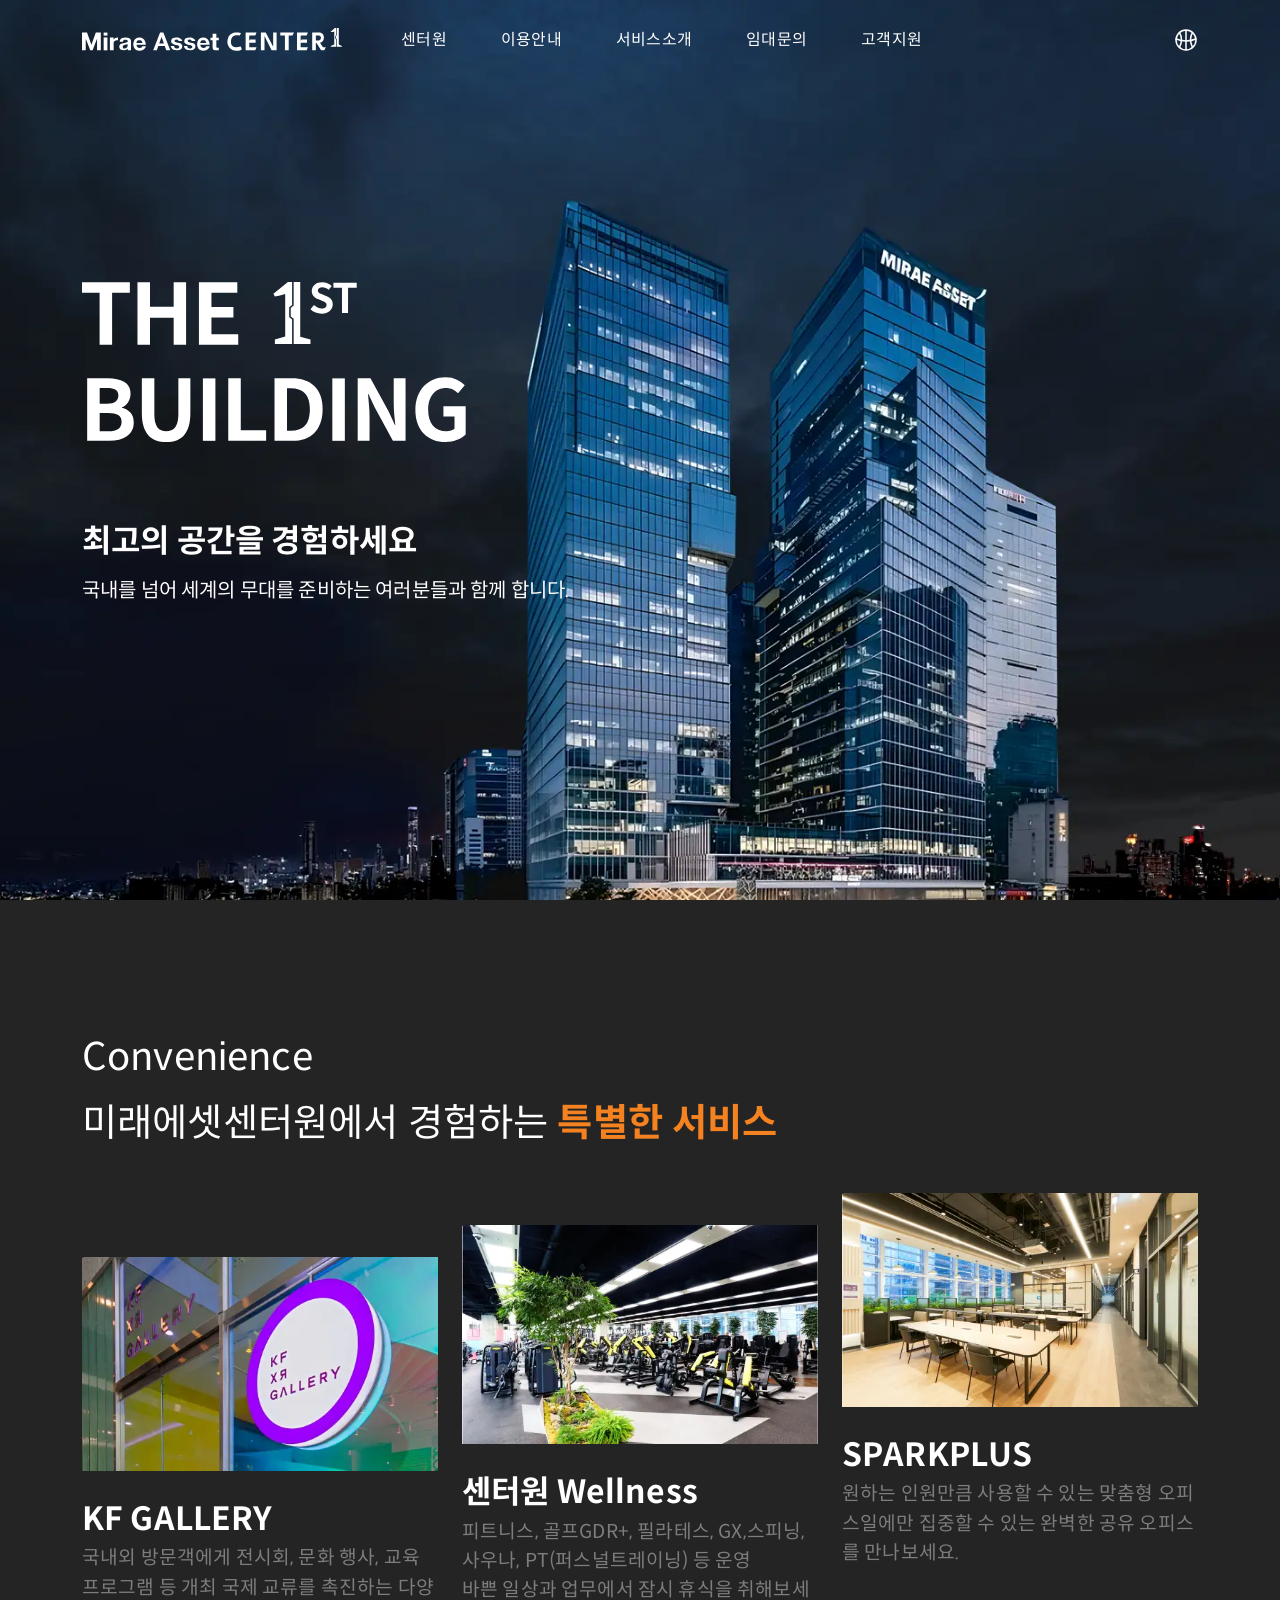
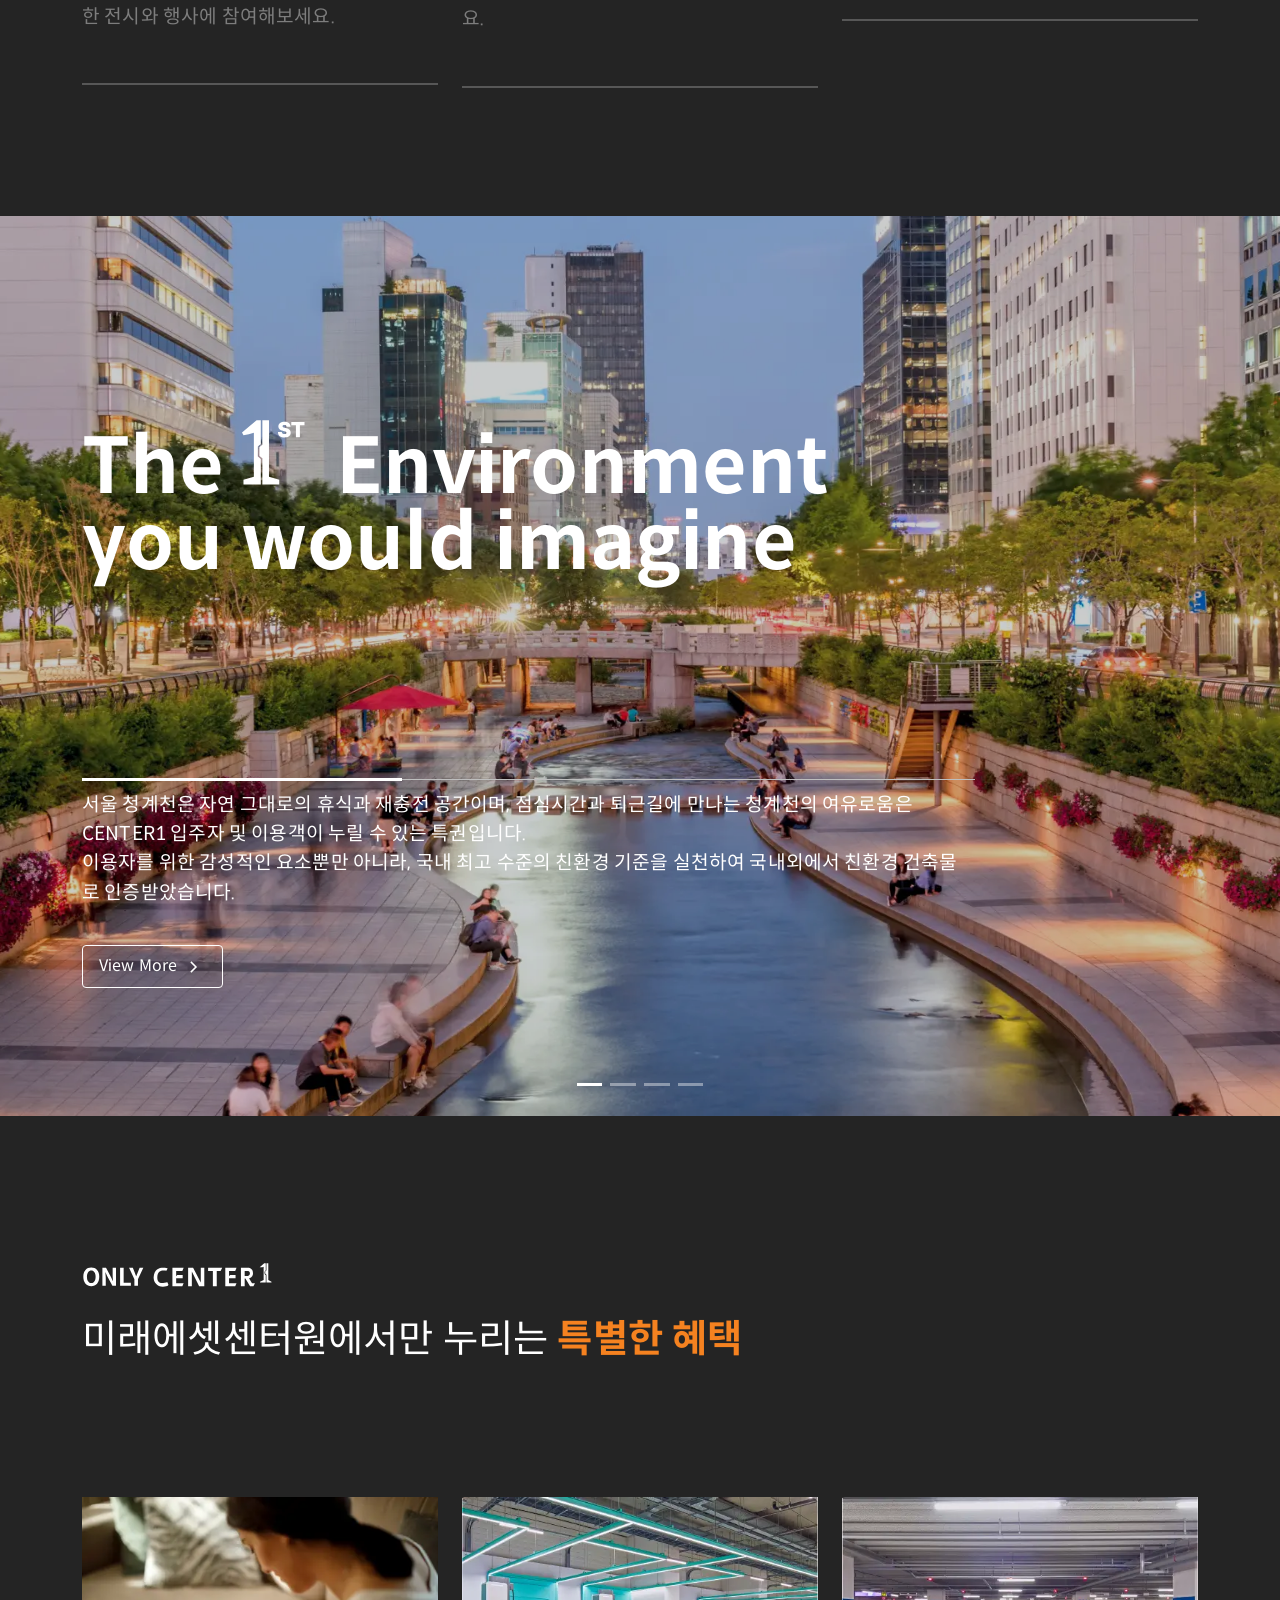
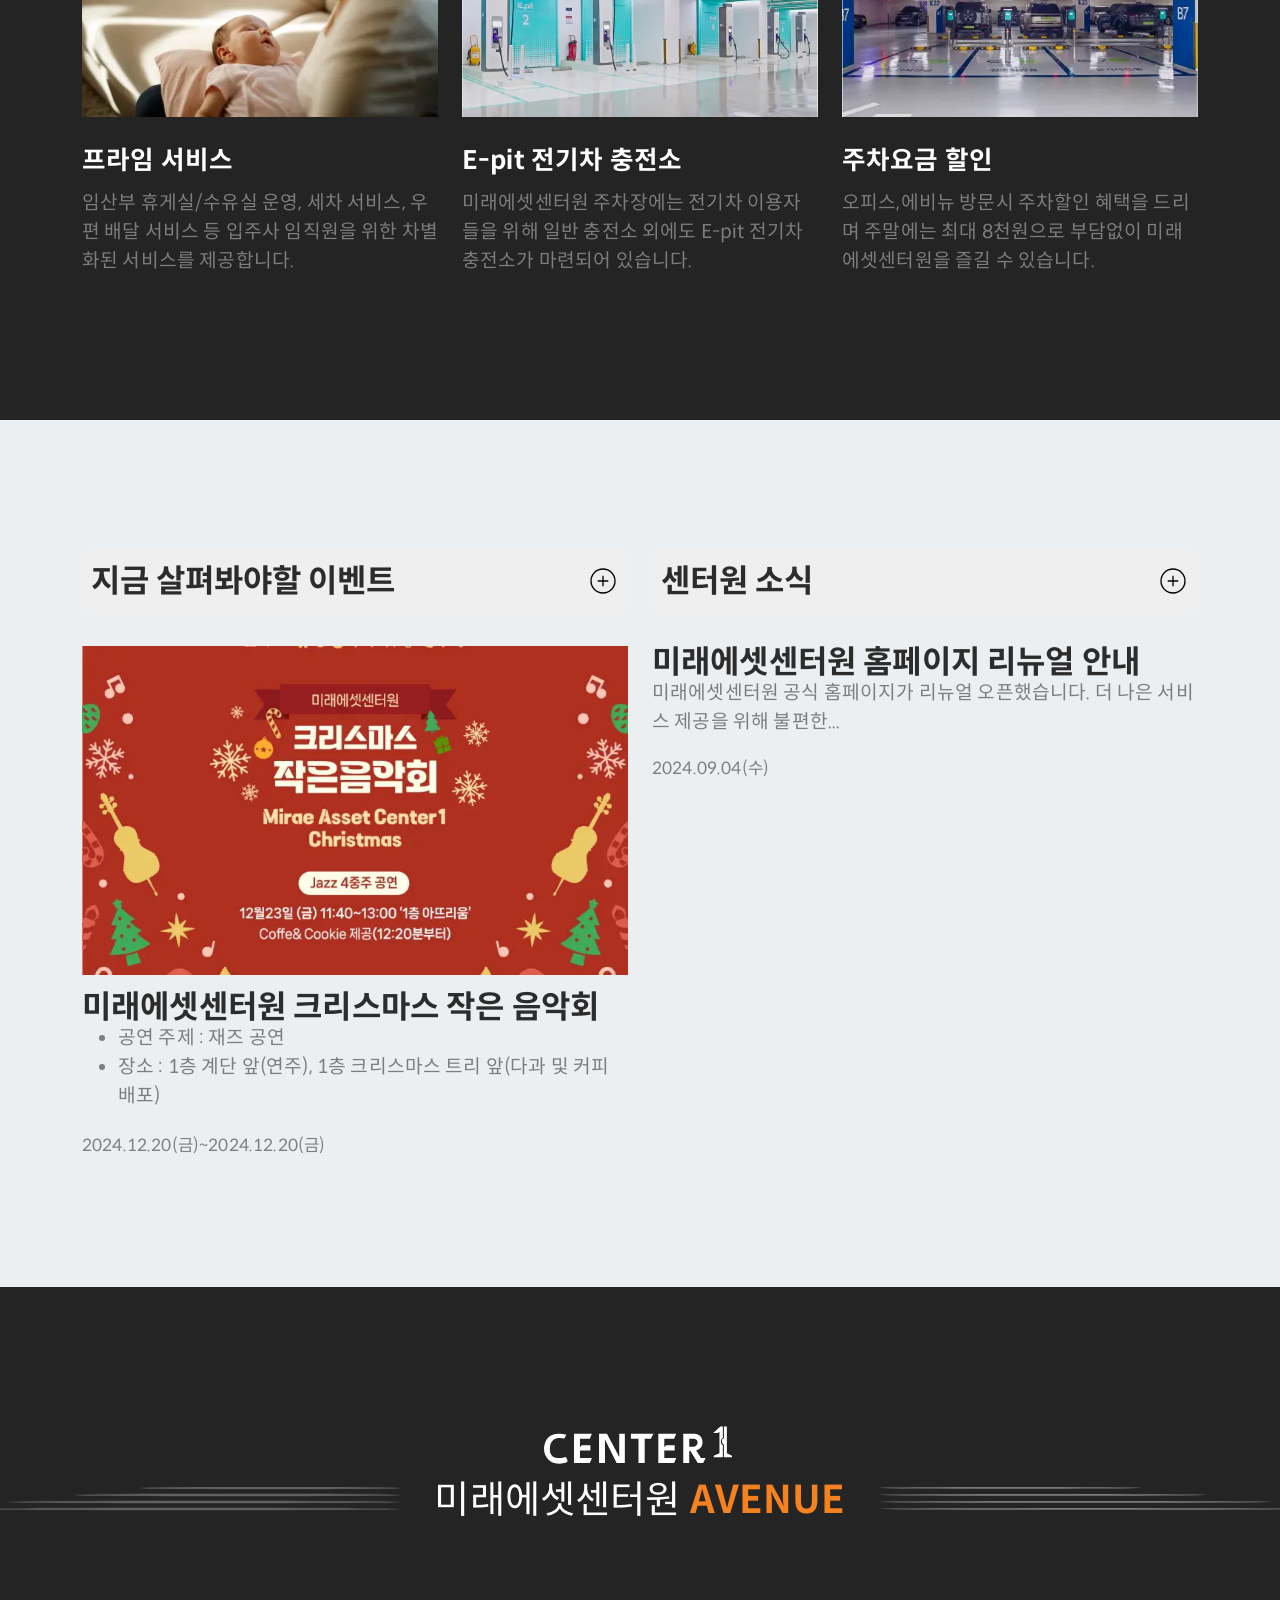
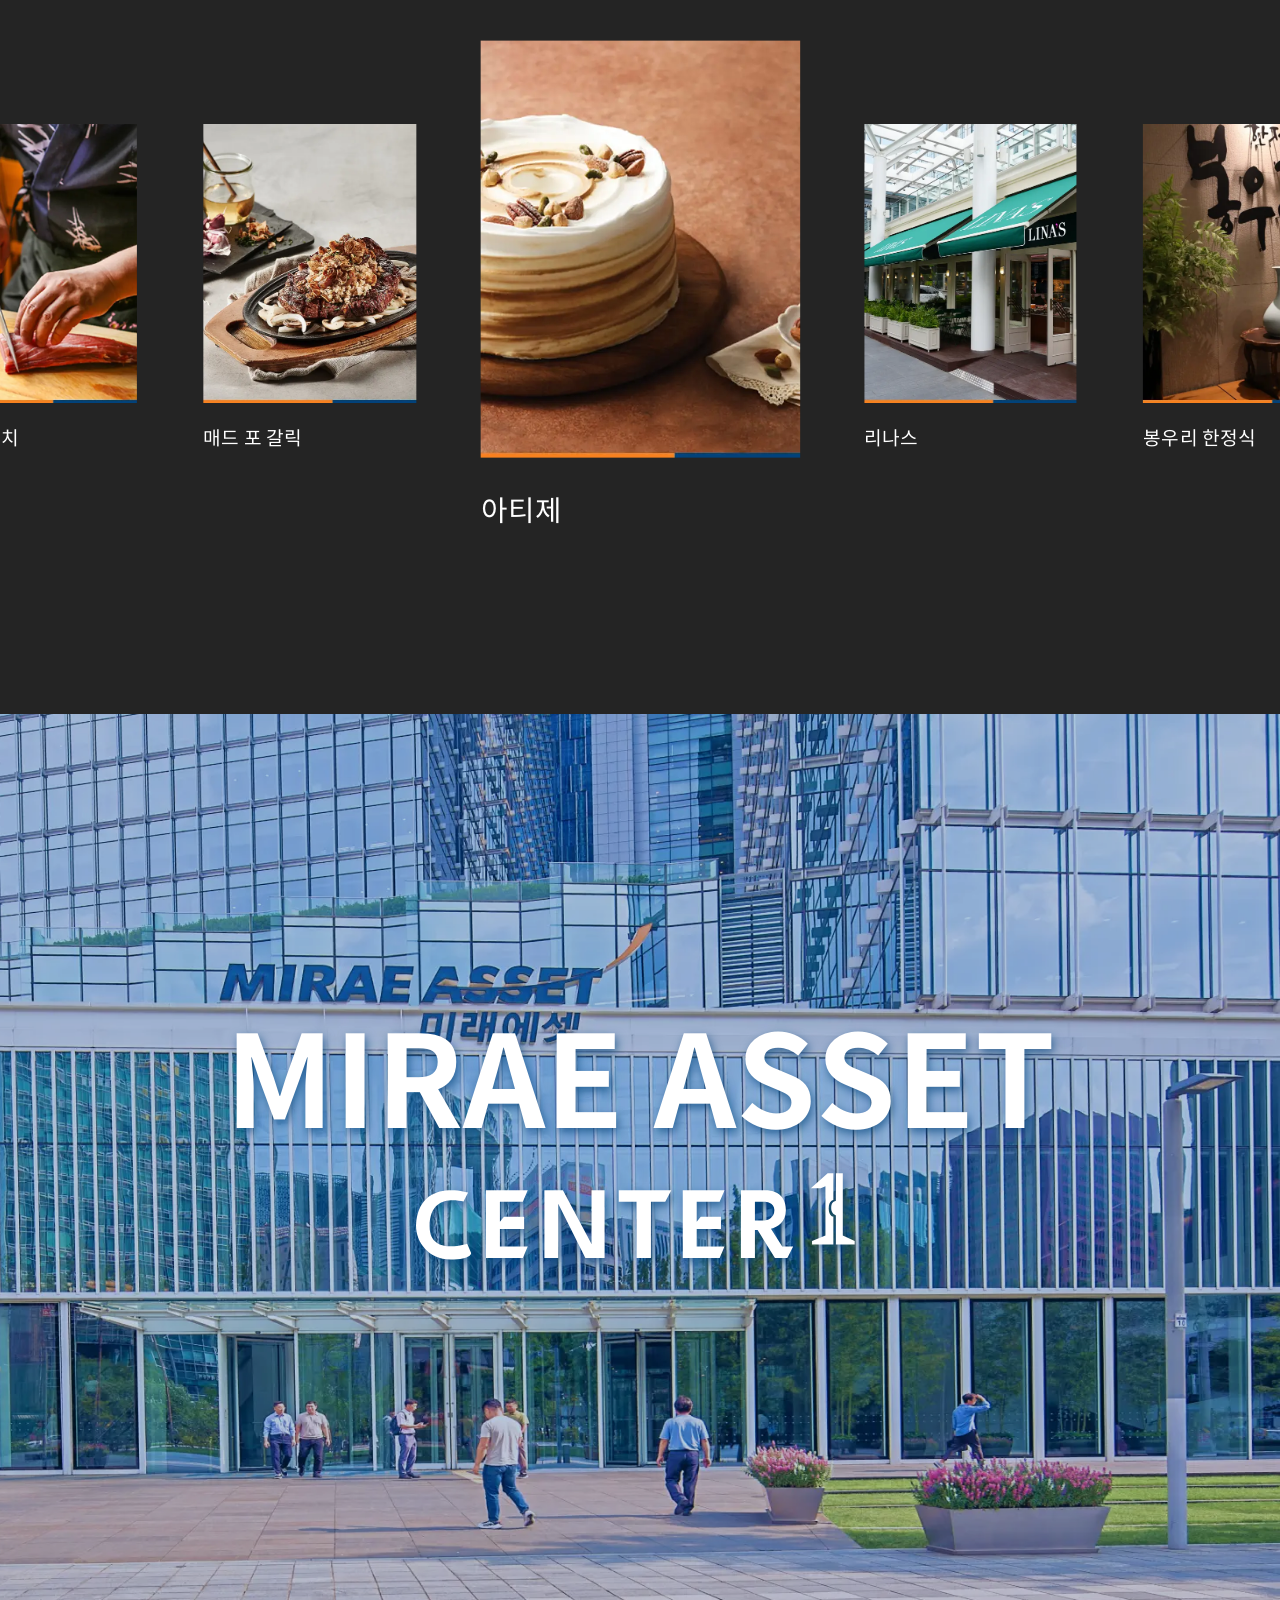
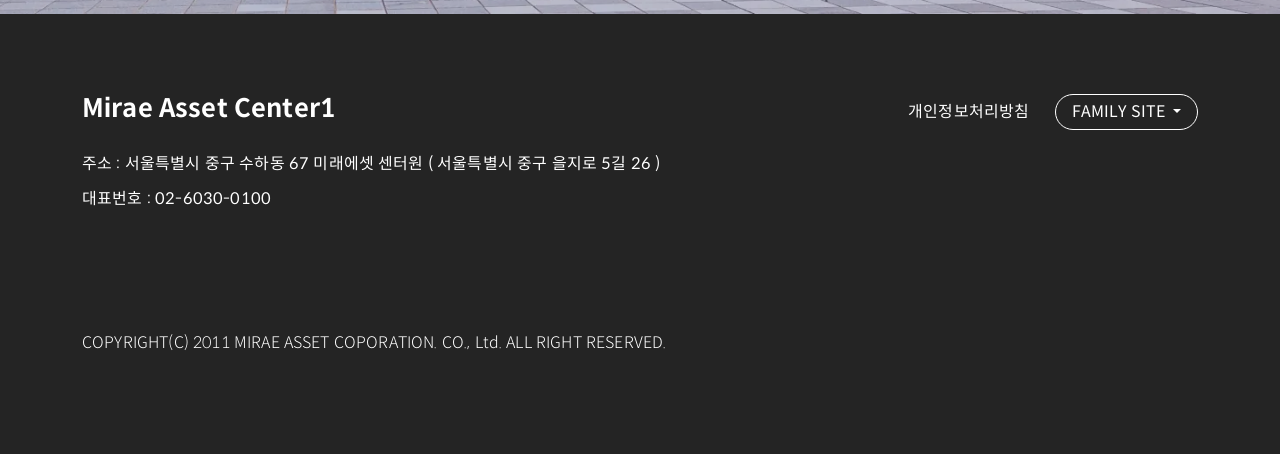
<file: index.html>
<!DOCTYPE html>
<html lang="ko">

<head>
  <meta charset="UTF-8">
  <meta name="viewport" content="width=device-width, initial-scale=1.0">
  <title>Mirae Asset Center 1</title>

  <link rel="shortcut icon" href="assets/images/favicon.png" type="image/x-icon">

  <!-- Styles -->
  <link rel="stylesheet" href="assets/css/bootstrap.min.css">
  <link rel="stylesheet" href="assets/css/swiper-bundle.min.css">
  <link rel="stylesheet" href="assets/css/style.min.css">
</head>

<body id="homepage">
  <!-- #0 Header Section Start 
  *************************** -->
  <header class="header">
    <div class="container-xl">
      <div class="header__inner">
        <div class="header__logo">
          <a href="#"><img src="assets/images/logo.svg" alt="Logo" /></a>
        </div>
        <nav class="header__nav">
          <ul class="nav-list">
            <li><a href="#">센터원</a></li>
            <li><a href="#">이용안내</a></li>
            <li><a href="#">서비스소개</a></li>
            <li><a href="#">임대문의</a></li>
            <li><a href="#">고객지원</a></li>
          </ul>
        </nav>
        <div class="header__action">
          <div class="dropdown-wrapper">
            <button class="dropdown-toggle">
              <svg width="24" height="24" fill="none" xmlns="http://www.w3.org/2000/svg">
                <path d="M12 22a10 10 0 1 0 0-20 10 10 0 0 0 0 20ZM12 22V2" stroke="currentColor" stroke-width="1.5"
                  stroke-linecap="round" stroke-linejoin="round" />
                <path d="M21.95 11c-6.47 2.67-12.25 2.67-19.9 0" stroke="currentColor" stroke-width="1.5"
                  stroke-linecap="round" stroke-linejoin="round" />
                <path d="M18.57 4.46c-2.67 4.53-2.67 9.72 0 15.08M5.43 4.46C8.1 9 8.1 14.18 5.43 19.54"
                  stroke="currentColor" stroke-width="1.5" stroke-linecap="round" stroke-linejoin="round" />
              </svg>
            </button>
            <div class="dropdown-menu left">
              <a href="#">한국어</a>
              <a href="#">English</a>
            </div>
          </div>
          <button class="header__nav__toggler">
            <svg width="24" height="24" fill="none" xmlns="http://www.w3.org/2000/svg">
              <path d="M3 6h18v2H3V6Zm0 5h18v2H3v-2Zm0 5h18v2H3v-2Z" fill="currentColor" />
            </svg>
          </button>
        </div>
      </div>
    </div>
  </header>
  <!-- #0 Header Section End
  *************************** -->


  <!-- #1 Banner Section Start 
  *************************** -->
  <div class="banner">
    <div class="banner__slider swiper">
      <div class="swiper-wrapper">
        <!-- swiper-item 01 start -->
        <div class="swiper-slide banner__item" style="background-image: url('assets/images/banners/banner-1.webp');">
          <div class="container-xl">
            <div class="banner__inner">
              <img class="banner__title-image" src="assets/images/banners/HeadTitle.svg" alt="header-title">
              <div class="banner__content">
                <h2 class="title">최고의 공간을 경험하세요</h2>
                <p class="desc">국내를 넘어 세계의 무대를 준비하는 여러분들과 함께 합니다.</p>
              </div>
            </div>
          </div>
        </div>
        <!-- swiper-item 01 end -->
      </div>
      <!-- <div class="banner__pagination"></div> -->
    </div>
  </div>
  <!-- #1 Banner Section End
  *************************** -->


  <!-- #2 Section Start
  *************************** -->
  <section id="section-2" class="section">
    <div class="container-xl">
      <div class="section__header">
        <h3 class="title">Convenience</h3>
        <p class="desc">미래에셋센터원에서 경험하는 <span class="focus">특별한 서비스</span></p>
      </div>
      <div class="section__inner">
        <div class="row">
          <div class="col-md-4">
            <div class="image__box image__box-v1 item-1">
              <img class="image__box__image" src="assets/images/section-2/item-1.webp" alt="item1">
              <div class="image__box__content">
                <a href="#" class="title">KF GALLERY</a>
                <p class="desc">국내외 방문객에게 전시회, 문화 행사, 교육 프로그램 등 개최 국제 교류를 촉진하는 다양한 전시와 행사에 참여해보세요.</p>
              </div>
            </div>
          </div> <!-- .image__box #1 -->

          <div class="col-md-4">
            <div class="image__box image__box-v1 item-2">
              <img class="image__box__image" src="assets/images/section-2/item-2.webp" alt="item2">
              <div class="image__box__content">
                <a href="#" class="title">센터원 Wellness</a>
                <p class="desc">피트니스, 골프GDR+, 필라테스, GX,스피닝, 사우나, PT(퍼스널트레이닝) 등 운영 <br>
                  바쁜 일상과 업무에서 잠시 휴식을 취해보세요.</p>
              </div>
            </div>
          </div> <!-- .image__box #2 -->

          <div class="col-md-4">
            <div class="image__box image__box-v1 item-3">
              <img class="image__box__image" src="assets/images/section-2/item-3.webp" alt="item3">
              <div class="image__box__content">
                <a href="#" class="title">SPARKPLUS</a>
                <p class="desc">원하는 인원만큼 사용할 수 있는 맞춤형 오피스일에만 집중할 수 있는 완벽한 공유 오피스를 만나보세요.</p>
              </div>
            </div>
          </div> <!-- .image__box #3 -->

        </div>
      </div>
    </div>
  </section>
  <!-- #2 Section End
  *************************** -->


  <!-- #3 Section Start
  *************************** -->
  <section id="section-3" class="section">
    <div class="fluid__slider swiper">
      <div class="swiper-wrapper">
        <!-- swiper-item 01 start -->
        <div class="fluid__item swiper-slide" style="background-image: url('assets/images/section-3/item-1.webp');">
          <div class="container-xl">
            <div class="fluid__inner">
              <h2 class="fluid__title">The <span class="icon"></span> Environment you would imagine</h2>

              <div class="fluid__content">
                <p class="desc">서울 청계천은 자연 그대로의 휴식과 재충전 공간이며, 점심시간과 퇴근길에 만나는 청계천의 여유로움은 <br>
                  CENTER1 입주자 및 이용객이 누릴 수 있는 특권입니다. <br>
                  이용자를 위한 감성적인 요소뿐만 아니라, 국내 최고 수준의 친환경 기준을 실천하여 국내외에서 친환경 건축물로 인증받았습니다.</p>
                <a class="btn btn-outline" href="#">View More
                  <svg class="icon" width="24" height="24" fill="none" xmlns="http://www.w3.org/2000/svg">
                    <mask id="a" style="mask-type:alpha" maskUnits="userSpaceOnUse" x="0" y="0" width="24" height="24">
                      <path fill="#D9D9D9" d="M0 0h24v24H0z" />
                    </mask>
                    <g mask="url(#a)">
                      <path d="m12.95 12-4.6-4.6L9.4 6.35 15.05 12 9.4 17.65 8.35 16.6l4.6-4.6Z" fill="currentColor" />
                    </g>
                  </svg>
                </a>
              </div>
            </div>
          </div>
        </div>
        <!-- slider-item #o1 end -->

        <!-- swiper-item 02 start -->
        <div class="fluid__item swiper-slide" style="background-image: url('assets/images/section-3/item-2.webp');">
          <div class="container-xl">
            <div class="fluid__inner">
              <h2 class="fluid__title">The <span class="icon"></span> Environment you would imagine</h2>

              <div class="fluid__content">
                <p class="desc">서울 청계천은 자연 그대로의 휴식과 재충전 공간이며, 점심시간과 퇴근길에 만나는 청계천의 여유로움은 <br>
                  CENTER1 입주자 및 이용객이 누릴 수 있는 특권입니다. <br>
                  이용자를 위한 감성적인 요소뿐만 아니라, 국내 최고 수준의 친환경 기준을 실천하여 국내외에서 친환경 건축물로 인증받았습니다.</p>
                <a class="btn btn-outline" href="#">View More
                  <svg class="icon" width="24" height="24" fill="none" xmlns="http://www.w3.org/2000/svg">
                    <mask id="a" style="mask-type:alpha" maskUnits="userSpaceOnUse" x="0" y="0" width="24" height="24">
                      <path fill="#D9D9D9" d="M0 0h24v24H0z" />
                    </mask>
                    <g mask="url(#a)">
                      <path d="m12.95 12-4.6-4.6L9.4 6.35 15.05 12 9.4 17.65 8.35 16.6l4.6-4.6Z" fill="currentColor" />
                    </g>
                  </svg>
                </a>
              </div>
            </div>
          </div>
        </div>
        <!-- slider-item #02 end -->

        <!-- swiper-item 03 start -->
        <div class="fluid__item swiper-slide" style="background-image: url('assets/images/section-3/item-3.webp');">
          <div class="container-xl">
            <div class="fluid__inner">
              <h2 class="fluid__title">The <span class="icon"></span> Environment you would imagine</h2>

              <div class="fluid__content">
                <p class="desc">서울 청계천은 자연 그대로의 휴식과 재충전 공간이며, 점심시간과 퇴근길에 만나는 청계천의 여유로움은 <br>
                  CENTER1 입주자 및 이용객이 누릴 수 있는 특권입니다. <br>
                  이용자를 위한 감성적인 요소뿐만 아니라, 국내 최고 수준의 친환경 기준을 실천하여 국내외에서 친환경 건축물로 인증받았습니다.</p>
                <a class="btn btn-outline" href="#">View More
                  <svg class="icon" width="24" height="24" fill="none" xmlns="http://www.w3.org/2000/svg">
                    <mask id="a" style="mask-type:alpha" maskUnits="userSpaceOnUse" x="0" y="0" width="24" height="24">
                      <path fill="#D9D9D9" d="M0 0h24v24H0z" />
                    </mask>
                    <g mask="url(#a)">
                      <path d="m12.95 12-4.6-4.6L9.4 6.35 15.05 12 9.4 17.65 8.35 16.6l4.6-4.6Z" fill="currentColor" />
                    </g>
                  </svg>
                </a>
              </div>
            </div>
          </div>
        </div>
        <!-- slider-item #03 end -->

        <!-- swiper-item 04 start -->
        <div class="fluid__item swiper-slide" style="background-image: url('assets/images/section-3/item-4.webp');">
          <div class="container-xl">
            <div class="fluid__inner">
              <h2 class="fluid__title">The <span class="icon"></span> Environment you would imagine</h2>

              <div class="fluid__content">
                <p class="desc">서울 청계천은 자연 그대로의 휴식과 재충전 공간이며, 점심시간과 퇴근길에 만나는 청계천의 여유로움은 <br>
                  CENTER1 입주자 및 이용객이 누릴 수 있는 특권입니다. <br>
                  이용자를 위한 감성적인 요소뿐만 아니라, 국내 최고 수준의 친환경 기준을 실천하여 국내외에서 친환경 건축물로 인증받았습니다.</p>
                <a class="btn btn-outline" href="#">View More
                  <svg class="icon" width="24" height="24" fill="none" xmlns="http://www.w3.org/2000/svg">
                    <mask id="a" style="mask-type:alpha" maskUnits="userSpaceOnUse" x="0" y="0" width="24" height="24">
                      <path fill="#D9D9D9" d="M0 0h24v24H0z" />
                    </mask>
                    <g mask="url(#a)">
                      <path d="m12.95 12-4.6-4.6L9.4 6.35 15.05 12 9.4 17.65 8.35 16.6l4.6-4.6Z" fill="currentColor" />
                    </g>
                  </svg>
                </a>
              </div>
            </div>
          </div>
        </div>
        <!-- slider-item #04 end -->
      </div>
      <div class="fluid__pagination"></div>
    </div>
  </section>
  <!-- #3 Section End
  *************************** -->


  <!-- #4 Section Start
  *************************** -->
  <section id="section-4" class="section">
    <div class="container-xl">
      <div class="section__header">
        <h3 class="title"><img src="assets/images/section-4/section-title.svg" alt="Only Center 1"></h3>
        <p class="desc">미래에셋센터원에서만 누리는 <span class="focus">특별한 혜택</span></p>
      </div>
      <div class="section__inner">
        <div class="row">
          <div class="col-md-4">
            <div class="image__box">
              <img class="image__box__image" src="assets/images/section-4/item-1.webp" alt="item1">
              <div class="image__box__content">
                <a href="#" class="title">프라임 서비스</a>
                <p class="desc">임산부 휴게실/수유실 운영, 세차 서비스, 우편 배달 서비스 등
                  입주사 임직원을 위한 차별화된 서비스를 제공합니다.</p>
              </div>
            </div>
          </div> <!-- .image__box #1 -->

          <div class="col-md-4">
            <div class="image__box">
              <img class="image__box__image" src="assets/images/section-4/item-2.webp" alt="item2">
              <div class="image__box__content">
                <a href="#" class="title">E-pit 전기차 충전소</a>
                <p class="desc">미래에셋센터원 주차장에는 전기차 이용자들을 위해
                  일반 충전소 외에도 E-pit 전기차 충전소가 마련되어 있습니다.</p>
              </div>
            </div>
          </div> <!-- .image__box #2 -->

          <div class="col-md-4">
            <div class="image__box">
              <img class="image__box__image" src="assets/images/section-4/item-3.webp" alt="item3">
              <div class="image__box__content">
                <a href="#" class="title">주차요금 할인</a>
                <p class="desc">오피스,에비뉴 방문시 주차할인 혜택을 드리며 주말에는 최대 8천원으로 부담없이 미래에셋센터원을 즐길 수 있습니다.</p>
              </div>
            </div>
          </div> <!-- .image__box #3 -->
        </div>
      </div>
    </div>
  </section>
  <!-- #4 Section End
  *************************** -->


  <!-- #5 Section Start
  *************************** -->
  <section id="section-5" class="section">
    <div class="container-xl">
      <div class="section__inner">
        <div class="row">
          <div class="col-md-6">
            <div class="image__box image__box-v2">
              <button class="image__box__toggler">
                <span>지금 살펴봐야할 이벤트</span>
                <img src="assets/images/icons/plus.svg" alt="plus" class="icon">
              </button>
              <picture class="image__box__image">
                <source media="(max-width: 768px)" srcset="assets/images/section-5/item-1-sm.webp">
                <img src="assets/images/section-5/item-1.webp" alt="item-1">
              </picture>
              <div class="image__box__content">
                <a href="#" class="title">미래에셋센터원 크리스마스 작은 음악회</a>
                <div class="desc">
                  <ul>
                    <li>공연 주제 : 재즈 공연</li>
                    <li>장소 : 1층 계단 앞(연주), 1층 크리스마스 트리 앞(다과 및 커피 배포)</li>
                  </ul>
                  <p><small>2024.12.20(금)~2024.12.20(금)</small></p>
                </div>
              </div>
            </div>
          </div> <!-- col-md-6 -->

          <div class="col-md-6">
            <div class="image__box image__box-v2">
              <button class="image__box__toggler">
                <span>센터원 소식</span>
                <img src="assets/images/icons/plus.svg" alt="plus" class="icon">
              </button>
              <picture class="image__box__image" style="display: none;">
                <source media="(max-width: 768px)" srcset="assets/images/section-5/item-2-sm.webp">
                <img src="assets/images/section-5/item-2.webp" alt="item-1">
              </picture>
              <div class="image__box__content">
                <a href="#" class="title">미래에셋센터원 홈페이지 리뉴얼 안내</a>
                <div class="desc">
                  <p>미래에셋센터원 공식 홈페이지가 리뉴얼 오픈했습니다. 더 나은 서비스 제공을 위해 불편한...</p>
                  <p><small>2024.09.04(수)</small></p>
                </div>
              </div>
            </div>
          </div> <!-- col-md-6  -->
        </div>
      </div>
    </div>
  </section>
  <!-- #5 Section End
  *************************** -->

  
  <!-- #6 Section Start
  *************************** -->
  <section id="section-6" class="section">
    <div class="section__header center">
      <h3 class="title">
        <img src="assets/images/logo-center1.svg" alt="Logo">
      </h3>
      <p class="desc">
        미래에셋센터원 <span class="focus">AVENUE</span>
      </p>
    </div>
    <div class="section__inner">
      <div class="avenue__slider swiper">
        <div class="swiper-wrapper">
          <div class="image__box image__box-v3 swiper-slide">
            <picture class="image__box__image">
              <source media="(max-width: 768px)" srcset="assets/images/section-6/item-1-mb.webp">
              <img src="assets/images/section-6/item-1.webp" alt="item-1">
            </picture>
            <h4 class="image__box__title">아티제</h4>
          </div> <!-- item #01 -->
          <div class="image__box image__box-v3 swiper-slide">
            <picture class="image__box__image">
              <source media="(max-width: 768px)" srcset="assets/images/section-6/item-2-mb.webp">
              <img src="assets/images/section-6/item-2.webp" alt="item-1">
            </picture>
            <h4 class="image__box__title">리나스</h4>
          </div> <!-- item #02 -->
          <div class="image__box image__box-v3 swiper-slide">
            <picture class="image__box__image">
              <source media="(max-width: 768px)" srcset="assets/images/section-6/item-3-mb.webp">
              <img src="assets/images/section-6/item-3.webp" alt="item-1">
            </picture>
            <h4 class="image__box__title">봉우리 한정식</h4>
          </div><!-- item #03 -->
          <div class="image__box image__box-v3 swiper-slide">
            <picture class="image__box__image">
              <source media="(max-width: 768px)" srcset="assets/images/section-6/item-4-mb.webp">
              <img src="assets/images/section-6/item-4.webp" alt="item-1">
            </picture>
            <h4 class="image__box__title">솔솥</h4>
          </div><!-- item #04 -->
          <div class="image__box image__box-v3 swiper-slide">
            <picture class="image__box__image">
              <source media="(max-width: 768px)" srcset="assets/images/section-6/item-5-mb.webp">
              <img src="assets/images/section-6/item-5.webp" alt="item-1">
            </picture>
            <h4 class="image__box__title">뚝심한우</h4>
          </div> <!-- item #05 -->
          <div class="image__box image__box-v3 swiper-slide">
            <picture class="image__box__image">
              <source media="(max-width: 768px)" srcset="assets/images/section-6/item-6-mb.webp">
              <img src="assets/images/section-6/item-6.webp" alt="item-1">
            </picture>
            <h4 class="image__box__title">차이797</h4>
          </div> <!-- item #06 -->
          <div class="image__box image__box-v3 swiper-slide">
            <picture class="image__box__image">
              <source media="(max-width: 768px)" srcset="assets/images/section-6/item-7-mb.webp">
              <img src="assets/images/section-6/item-7.webp" alt="item-1">
            </picture>
            <h4 class="image__box__title">이춘복 참치</h4>
          </div><!-- item #07 -->
          <div class="image__box image__box-v3 swiper-slide">
            <picture class="image__box__image">
              <source media="(max-width: 768px)" srcset="assets/images/section-6/item-8-mb.webp">
              <img src="assets/images/section-6/item-8.webp" alt="item-1">
            </picture>
            <h4 class="image__box__title">매드 포 갈릭</h4>
          </div><!-- item #08 -->

          <!-- repeat again for smooth -->
          <div class="image__box image__box-v3 swiper-slide">
            <picture class="image__box__image">
              <source media="(max-width: 768px)" srcset="assets/images/section-6/item-1-mb.webp">
              <img src="assets/images/section-6/item-1.webp" alt="item-1">
            </picture>
            <h4 class="image__box__title">아티제</h4>
          </div> <!-- item #01 -->
          <div class="image__box image__box-v3 swiper-slide">
            <picture class="image__box__image">
              <source media="(max-width: 768px)" srcset="assets/images/section-6/item-2-mb.webp">
              <img src="assets/images/section-6/item-2.webp" alt="item-1">
            </picture>
            <h4 class="image__box__title">리나스</h4>
          </div> <!-- item #02 -->
          <div class="image__box image__box-v3 swiper-slide">
            <picture class="image__box__image">
              <source media="(max-width: 768px)" srcset="assets/images/section-6/item-3-mb.webp">
              <img src="assets/images/section-6/item-3.webp" alt="item-1">
            </picture>
            <h4 class="image__box__title">봉우리 한정식</h4>
          </div><!-- item #03 -->
          <div class="image__box image__box-v3 swiper-slide">
            <picture class="image__box__image">
              <source media="(max-width: 768px)" srcset="assets/images/section-6/item-4-mb.webp">
              <img src="assets/images/section-6/item-4.webp" alt="item-1">
            </picture>
            <h4 class="image__box__title">솔솥</h4>
          </div><!-- item #04 -->
          <div class="image__box image__box-v3 swiper-slide">
            <picture class="image__box__image">
              <source media="(max-width: 768px)" srcset="assets/images/section-6/item-5-mb.webp">
              <img src="assets/images/section-6/item-5.webp" alt="item-1">
            </picture>
            <h4 class="image__box__title">뚝심한우</h4>
          </div> <!-- item #05 -->
          <div class="image__box image__box-v3 swiper-slide">
            <picture class="image__box__image">
              <source media="(max-width: 768px)" srcset="assets/images/section-6/item-6-mb.webp">
              <img src="assets/images/section-6/item-6.webp" alt="item-1">
            </picture>
            <h4 class="image__box__title">차이797</h4>
          </div> <!-- item #06 -->
          <div class="image__box image__box-v3 swiper-slide">
            <picture class="image__box__image">
              <source media="(max-width: 768px)" srcset="assets/images/section-6/item-7-mb.webp">
              <img src="assets/images/section-6/item-7.webp" alt="item-1">
            </picture>
            <h4 class="image__box__title">이춘복 참치</h4>
          </div><!-- item #07 -->
          <div class="image__box image__box-v3 swiper-slide">
            <picture class="image__box__image">
              <source media="(max-width: 768px)" srcset="assets/images/section-6/item-8-mb.webp">
              <img src="assets/images/section-6/item-8.webp" alt="item-1">
            </picture>
            <h4 class="image__box__title">매드 포 갈릭</h4>
          </div><!-- item #08 -->

        </div>
      </div>
    </div>
  </section>
  <!-- #6 Section End
  *************************** -->


  <!-- #7 Section Start
  *************************** -->
  <section id="section-7" class="section" style="background-image: url('assets/images/section-7/item-1.webp');">
    <div class="container-xl">
      <div class="section__inner">
        <div class="title__center">
          <h2>Mirae Asset</h2>
          <img src="assets/images/logo-center1.svg" alt="brand">
        </div>
      </div>
    </div>
  </section>
  <!-- #7 Section End
  *************************** -->


  <!-- #8 Footer Start
  *************************** -->
  <footer class="footer">
    <div class="container-xl">
      <div class="footer__inner">
        <div class="footer__about">
          <a href="#" class="brand">Mirae Asset Center1</a>
          <div class="site-selector">
            <h4 class="dropdown-title">개인정보처리방침</h4>
            <div class="dropdown-wrapper">
              <button class="dropdown-toggle">
                Family Site
              </button>
              <div class="dropdown-menu left">
                <a href="#">미래에셋</a>
              </div>
            </div>
          </div>
          <div class="desc">
            <p>주소 : 서울특별시 중구 수하동 67 미래에셋 센터원 ( 서울특별시 중구 을지로 5길 26 )</p>
            <p>대표번호 : 02-6030-0100</p>
          </div>
        </div>
        <p class="footer__copyright">COPYRIGHT(C) 2011 MIRAE ASSET COPORATION. CO., Ltd. ALL RIGHT RESERVED.</p>
      </div>
    </div>
  </footer>
  <!-- #8 Footer End
  *************************** -->


  <!-- quick-menu strat -->
   <ul id="quick__menu">
    <li>
      <a href="tel:0000000">
        <img src="assets/images/icons/support.svg" alt="helpline">
        <span>주요문의처</span>
      </a>
    </li> <!-- item: helpline -->
    <li>
      <a href="#">
        <img src="assets/images/icons/docs.svg" alt="docs">
        <span>임대문의</span>
      </a>
    </li><!-- item: helpline -->
    <li>
      <a href="#">
        <img src="assets/images/icons/calender.svg" alt="docs">
        <span>방문예약</span>
      </a>
    </li><!-- item: event -->
    <li>
      <a href="#" id="back-to-top">
        <img src="assets/images/icons/top.svg" alt="docs">
        <span>Top</span>
      </a>
    </li><!-- item: back to top -->
   </ul>
  <!-- quick-menu end -->


  <!-- Scripts -->
  <script src="assets/js/jquery-3.6.0.min.js"></script>
  <script src="assets/js/swiper-bundle.min.js"></script>
  <script src="assets/js/main.js"></script>
</body>

</html>
</file>
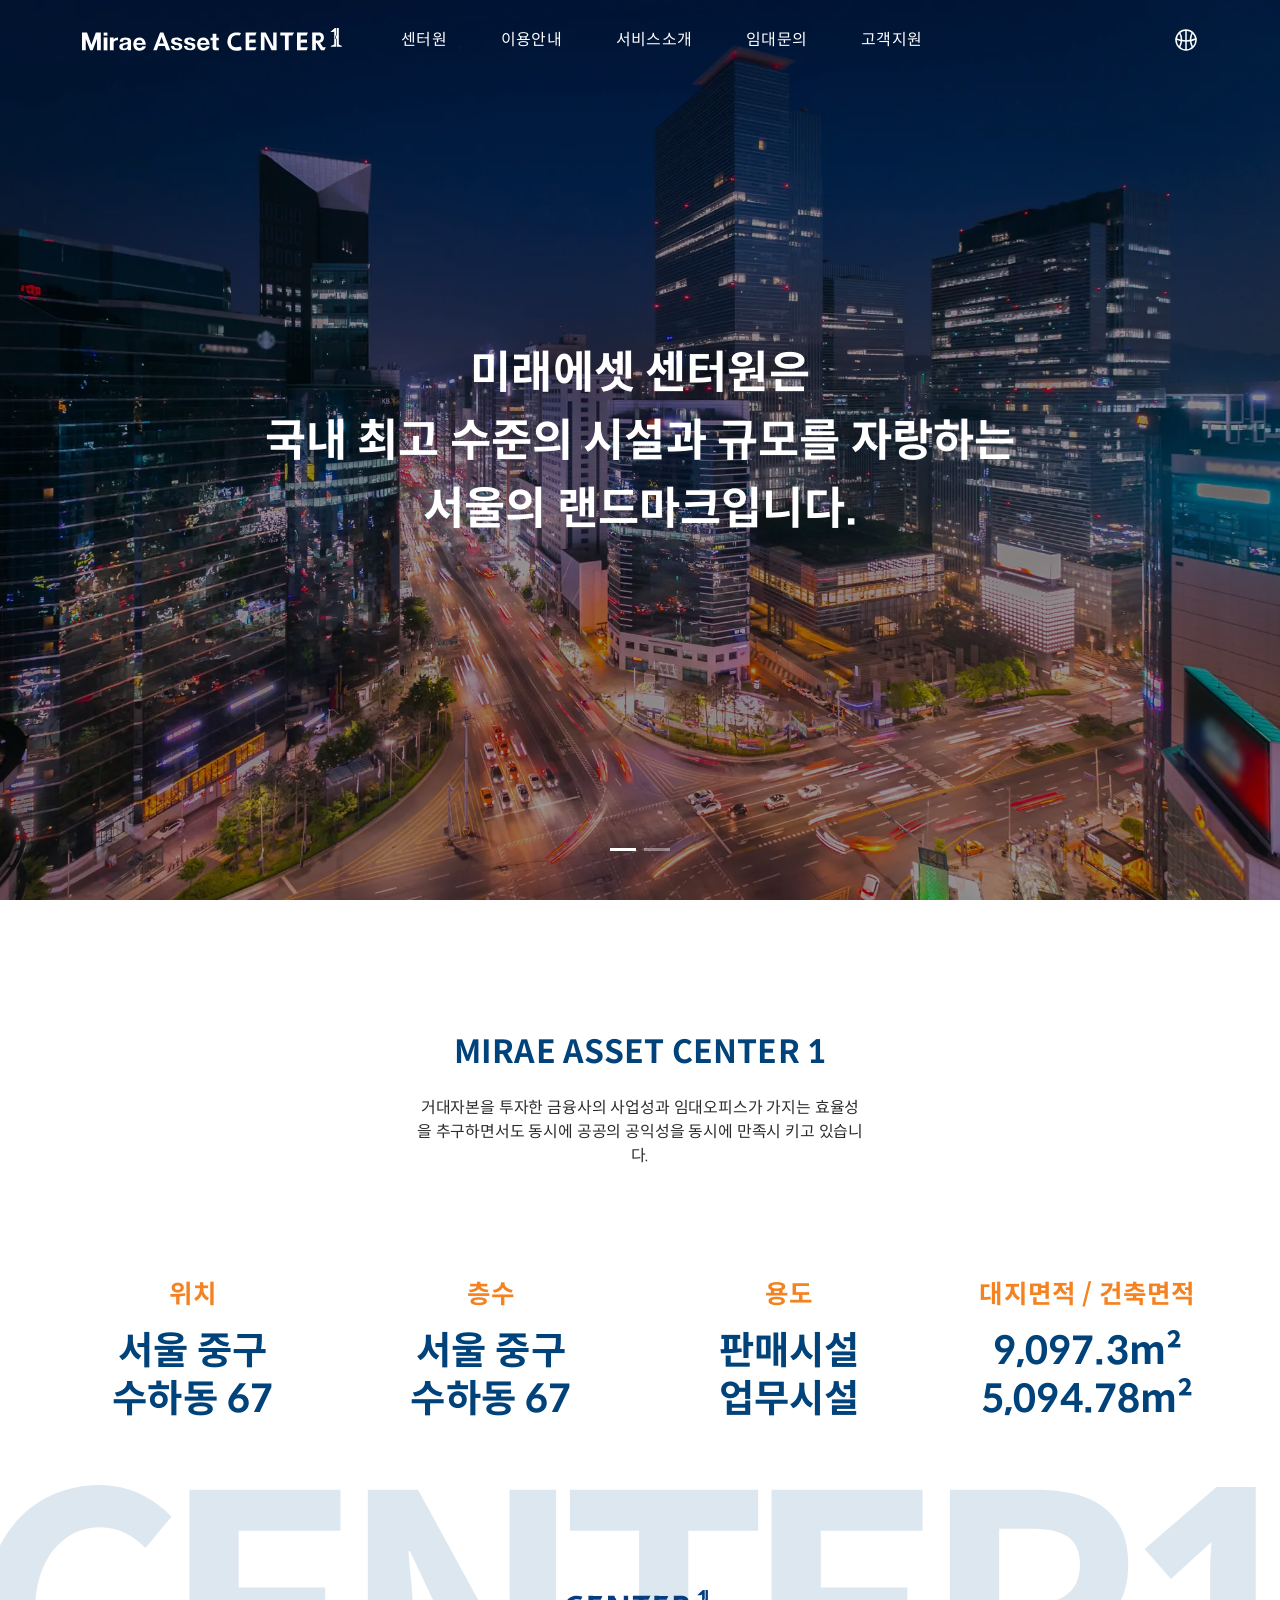
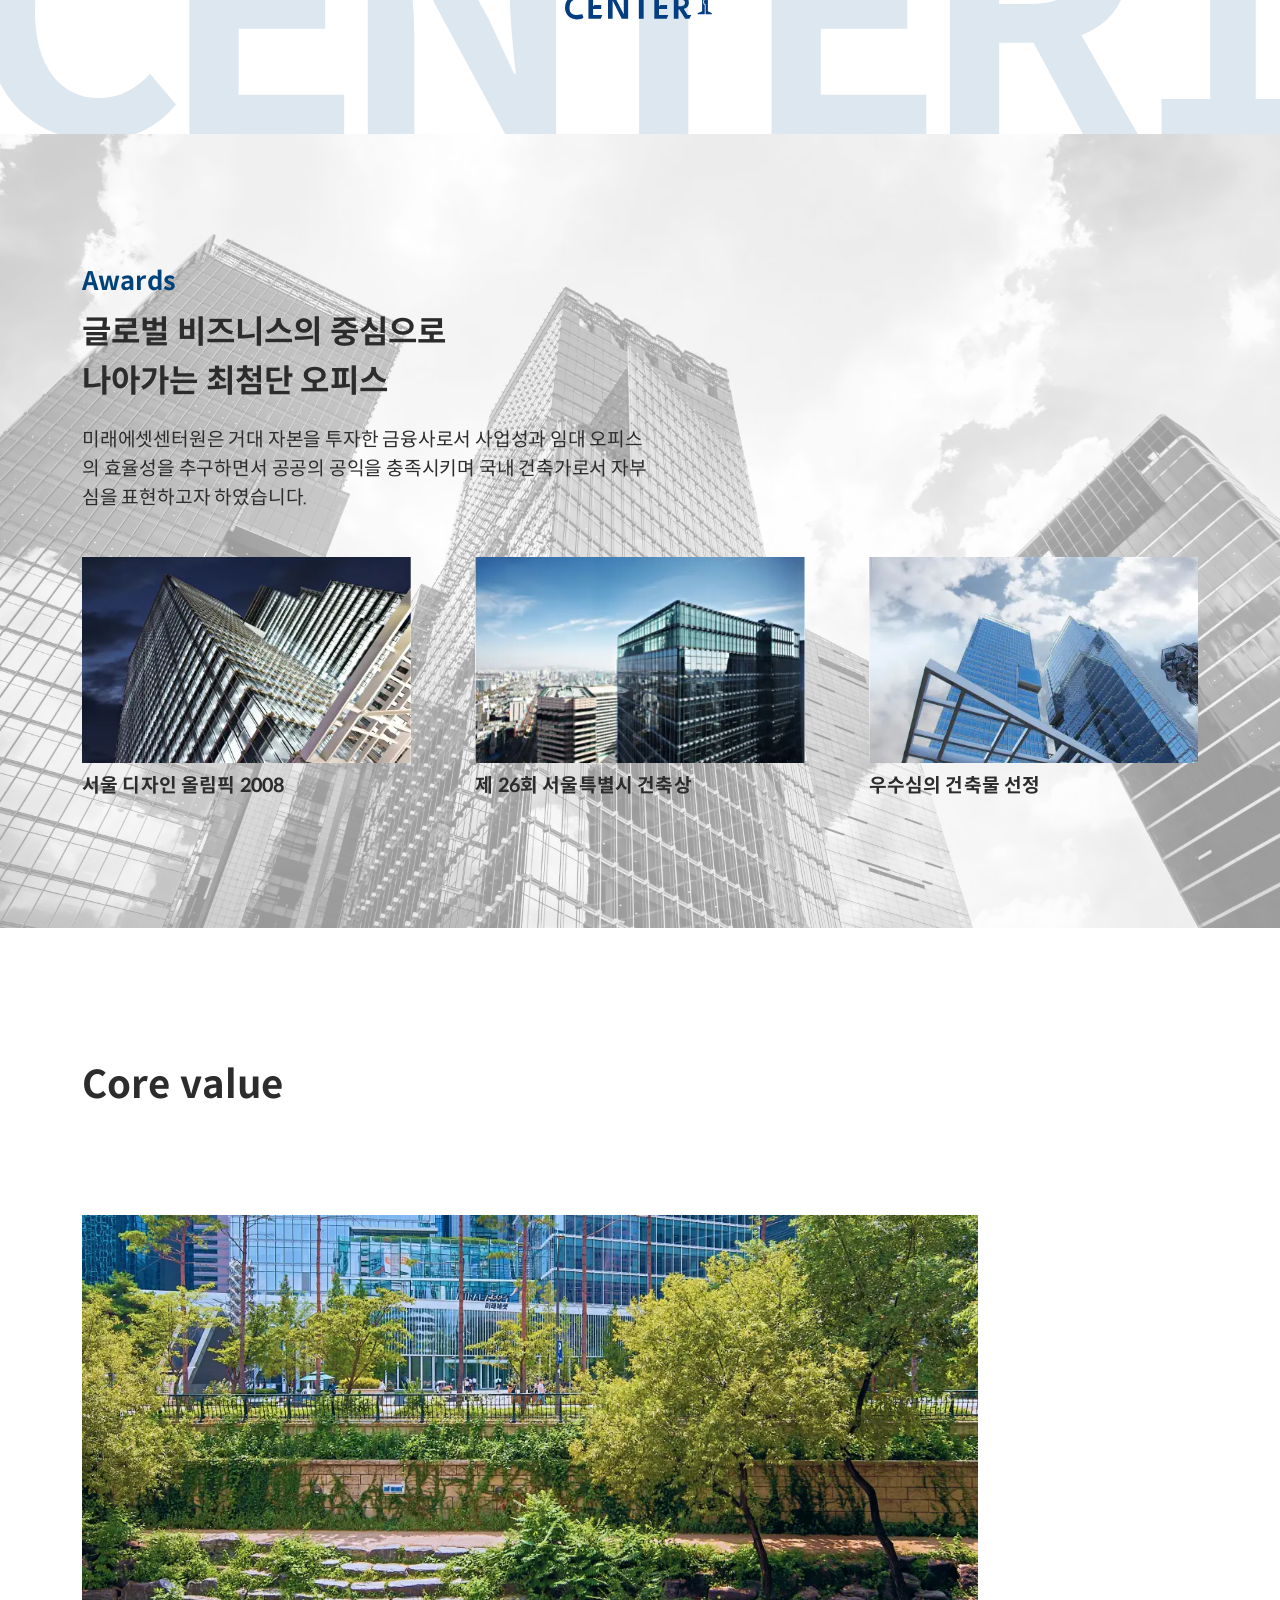
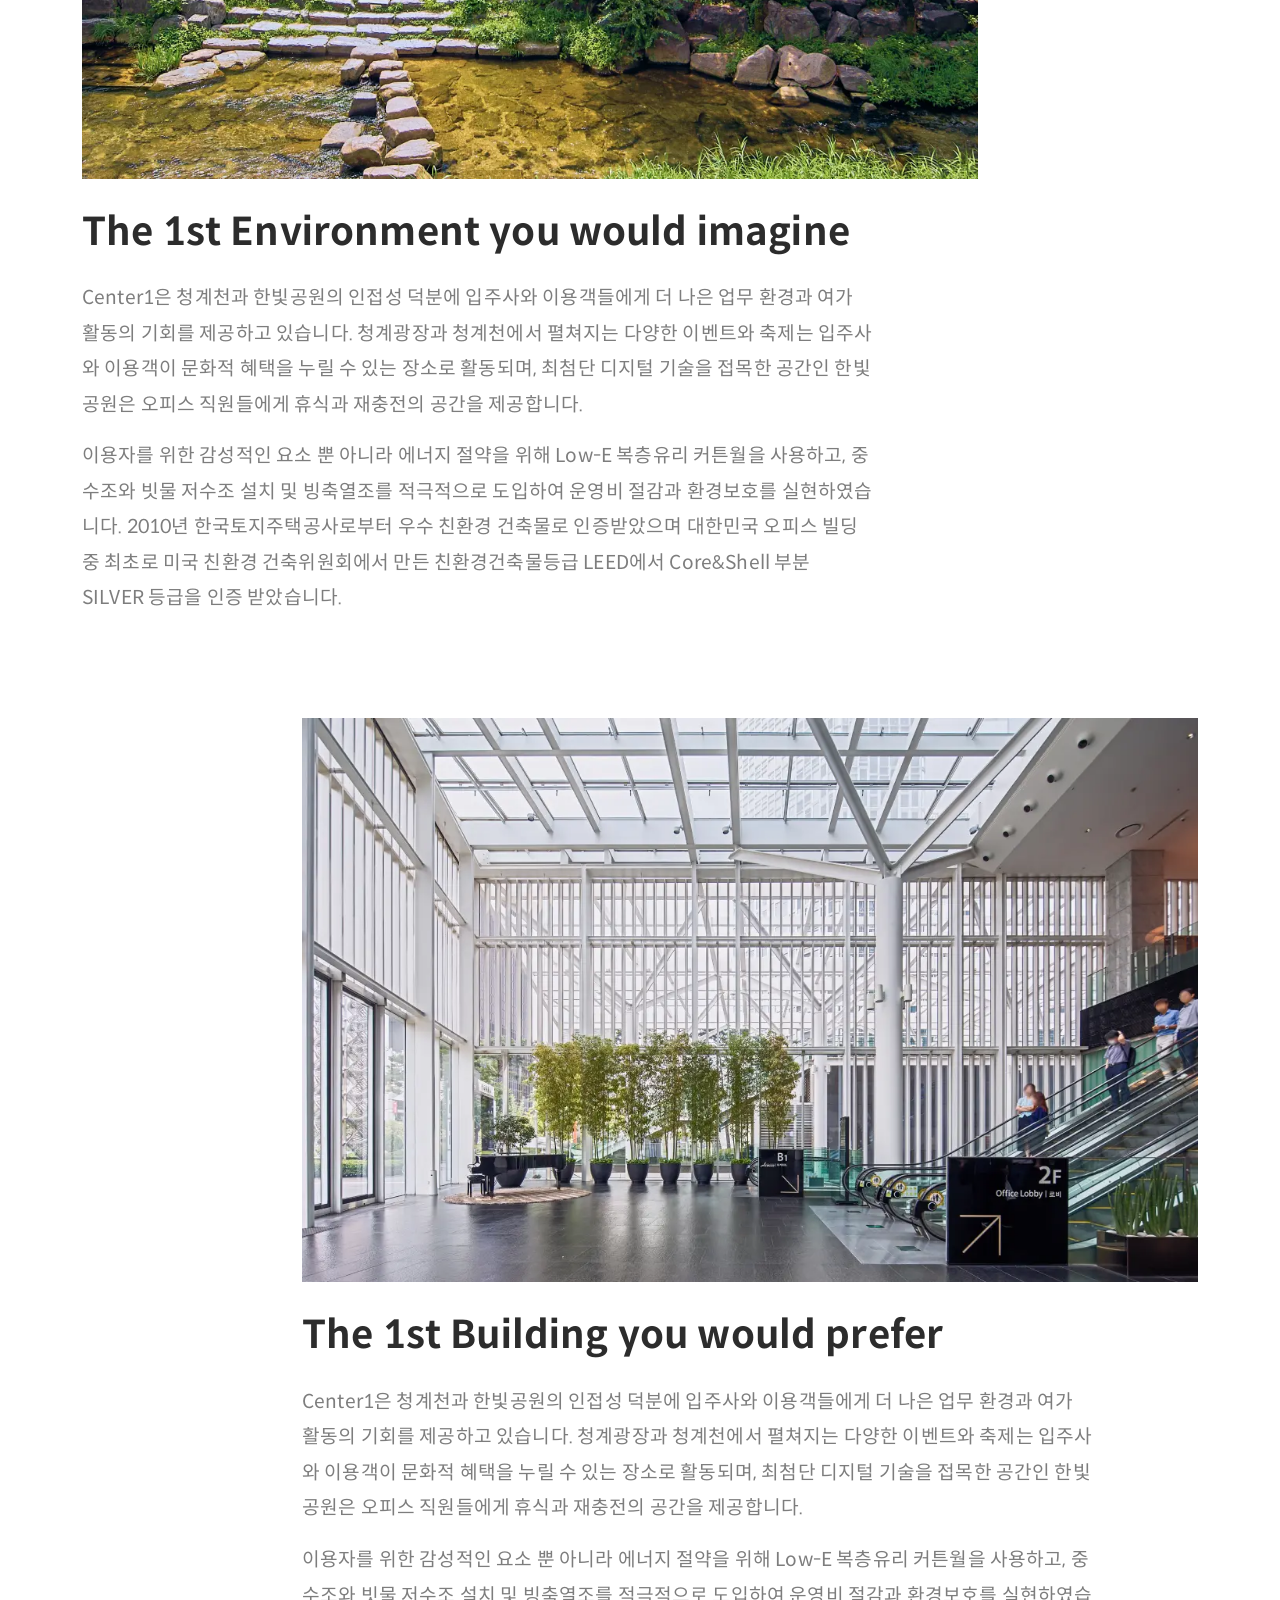
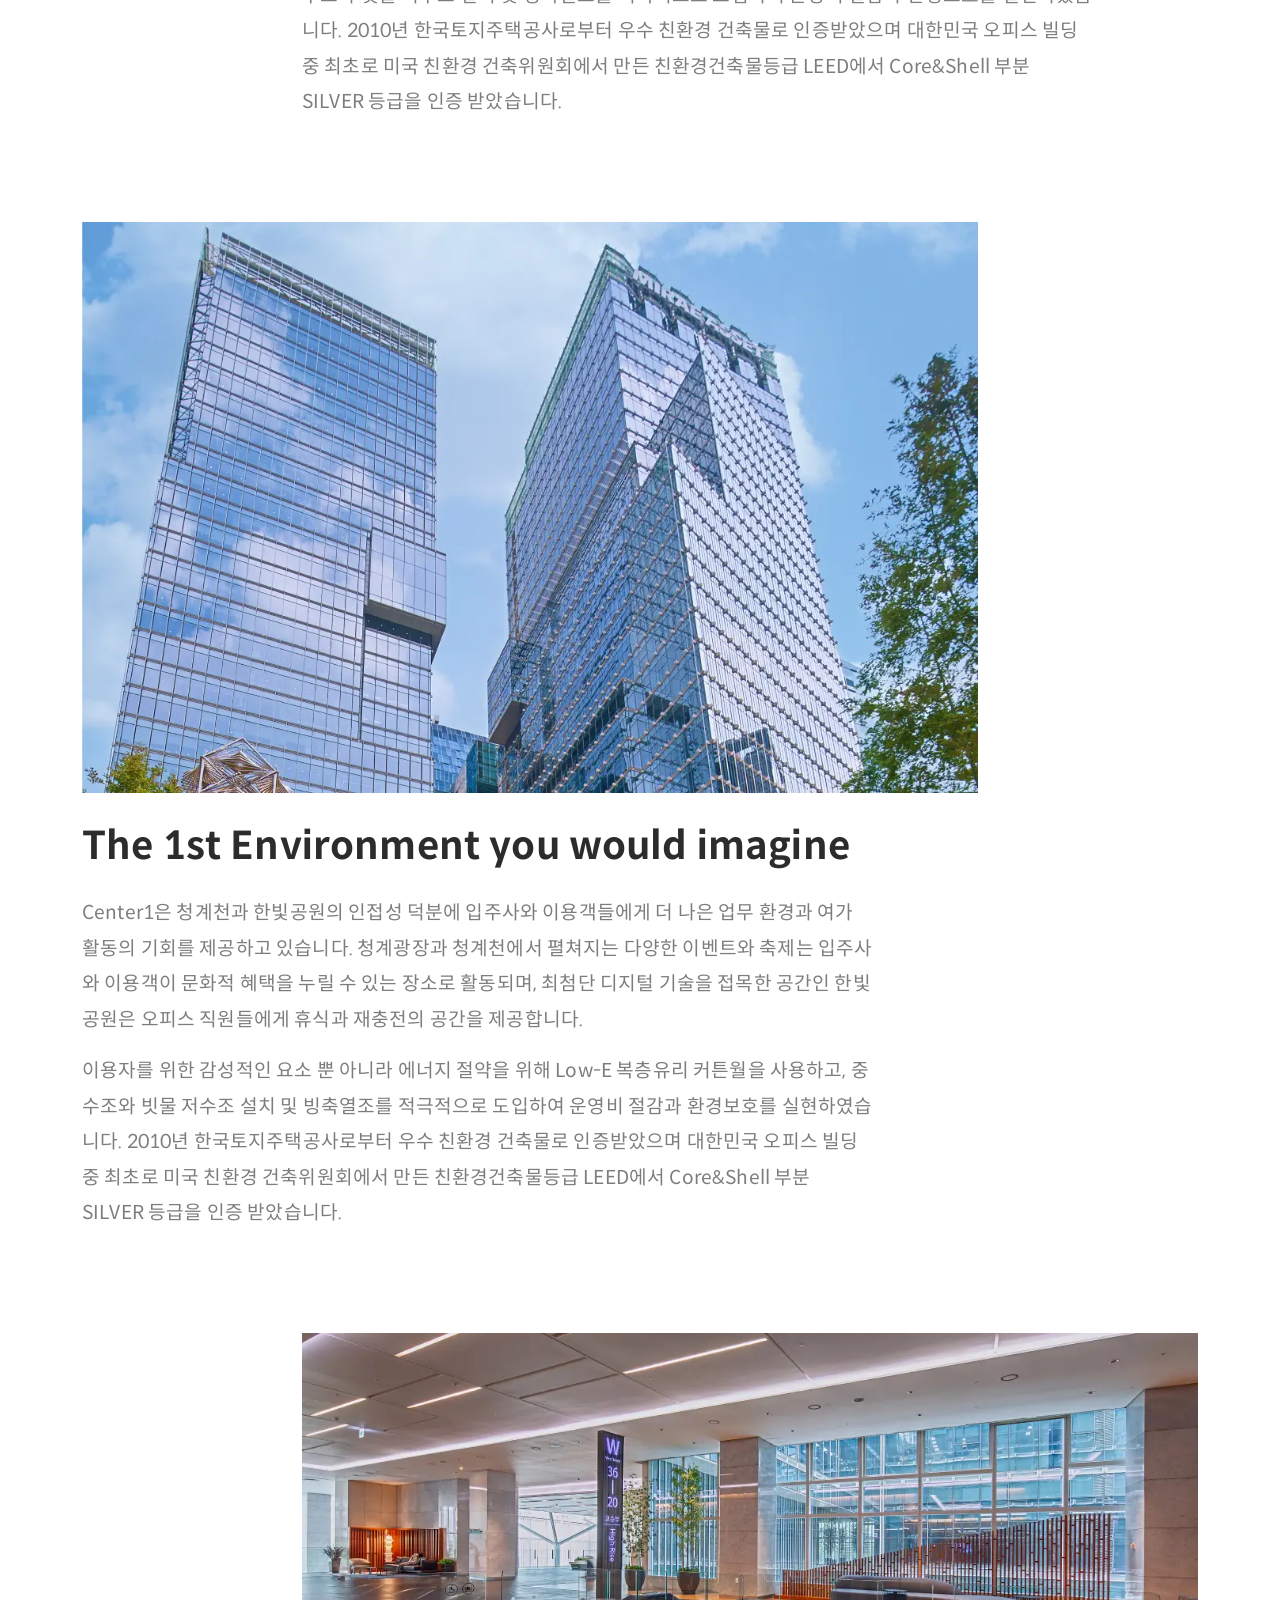
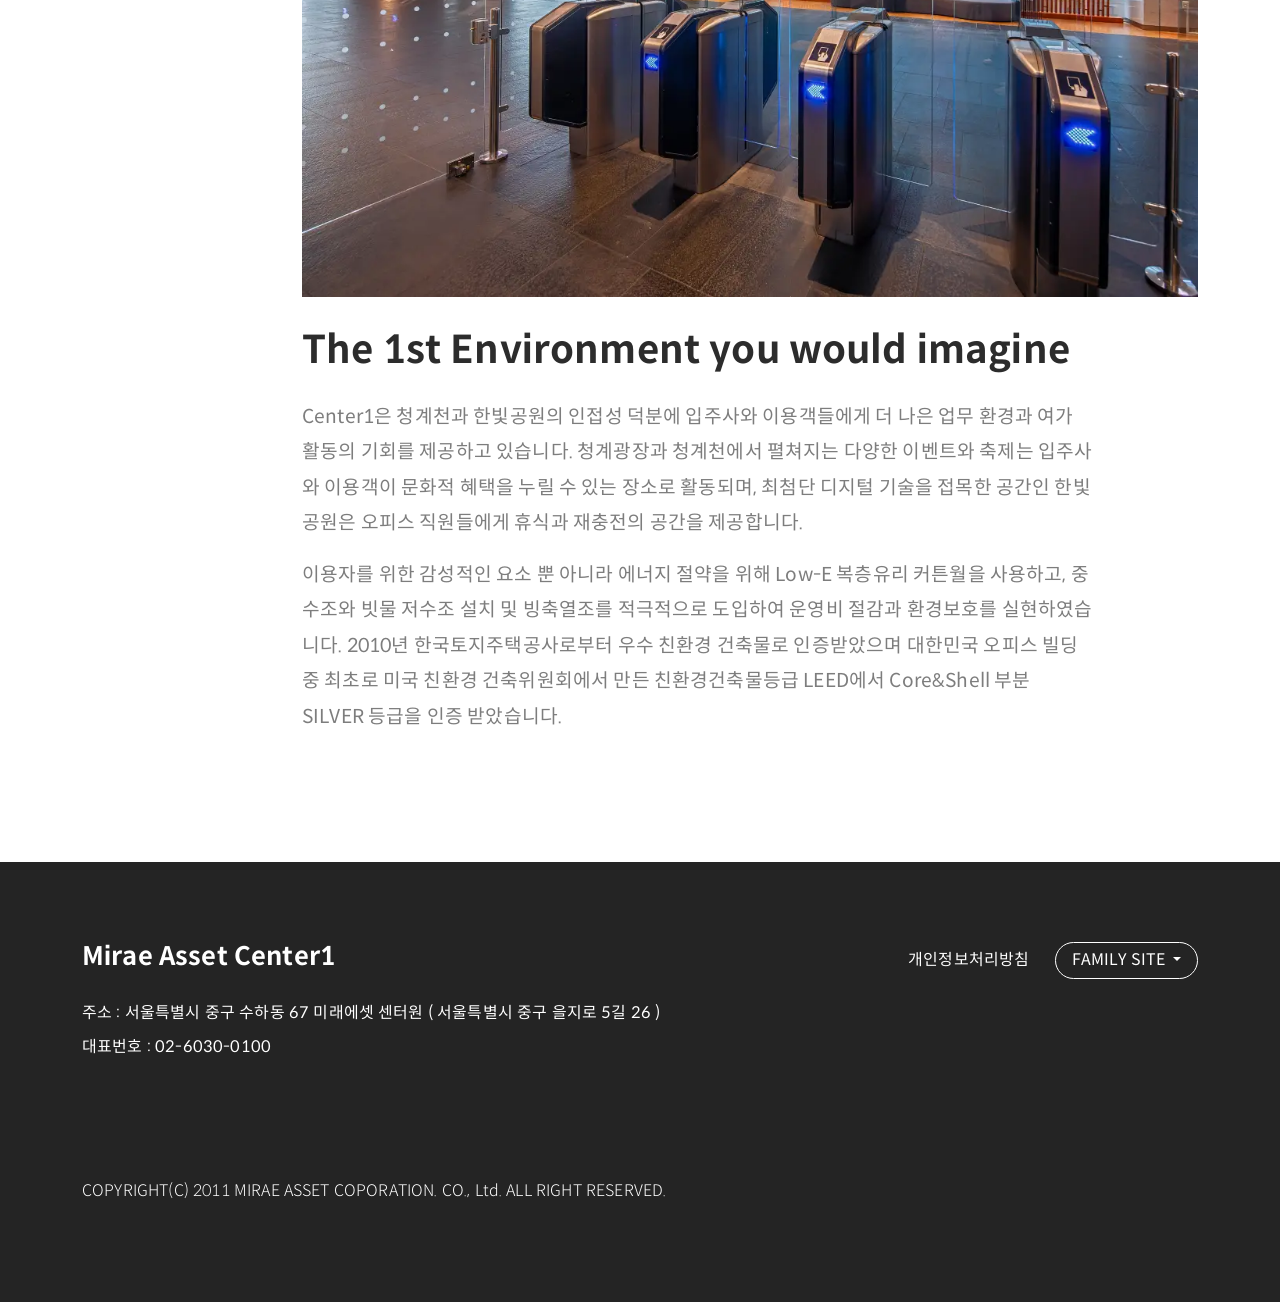
<file: introduction.html>
<!DOCTYPE html>
<html lang="ko">

<head>
  <meta charset="UTF-8">
  <meta name="viewport" content="width=device-width, initial-scale=1.0">
  <title>Introduction | Mirae Asset Center 1</title>
  
  <link rel="shortcut icon" href="assets/images/favicon.png" type="image/x-icon">

  <!-- Styles -->
  <link rel="stylesheet" href="assets/css/bootstrap.min.css">
  <link rel="stylesheet" href="assets/css/swiper-bundle.min.css">
  <link rel="stylesheet" href="assets/css/style.min.css">
</head>

<body id="introduction">
  <!-- #0 Header Section Start 
  *************************** -->
  <header class="header">
    <div class="container-xl">
      <div class="header__inner">
        <div class="header__logo">
          <a href="index.html"><img src="assets/images/logo.svg" alt="Logo" /></a>
        </div>
        <nav class="header__nav">
          <ul class="nav-list">
            <li><a href="#">센터원</a></li>
            <li><a href="#">이용안내</a></li>
            <li><a href="#">서비스소개</a></li>
            <li><a href="#">임대문의</a></li>
            <li><a href="#">고객지원</a></li>
          </ul>
        </nav>
        <div class="header__action">
          <div class="dropdown-wrapper">
            <button class="dropdown-toggle">
              <svg width="24" height="24" fill="none" xmlns="http://www.w3.org/2000/svg">
                <path d="M12 22a10 10 0 1 0 0-20 10 10 0 0 0 0 20ZM12 22V2" stroke="currentColor" stroke-width="1.5"
                  stroke-linecap="round" stroke-linejoin="round" />
                <path d="M21.95 11c-6.47 2.67-12.25 2.67-19.9 0" stroke="currentColor" stroke-width="1.5"
                  stroke-linecap="round" stroke-linejoin="round" />
                <path d="M18.57 4.46c-2.67 4.53-2.67 9.72 0 15.08M5.43 4.46C8.1 9 8.1 14.18 5.43 19.54"
                  stroke="currentColor" stroke-width="1.5" stroke-linecap="round" stroke-linejoin="round" />
              </svg>
            </button>
            <div class="dropdown-menu left">
              <a href="#">한국어</a>
              <a href="#">English</a>
            </div>
          </div>
          <button class="header__nav__toggler">
            <svg width="24" height="24" fill="none" xmlns="http://www.w3.org/2000/svg">
              <path d="M3 6h18v2H3V6Zm0 5h18v2H3v-2Zm0 5h18v2H3v-2Z" fill="currentColor" />
            </svg>
          </button>
        </div>
      </div>
    </div>
  </header>
  <!-- #0 Header Section End
  *************************** -->


  <!-- #1 Banner Section Start 
  *************************** -->
  <div class="banner">
    <div class="banner__slider swiper">
      <div class="swiper-wrapper">
        <!-- swiper-item 01 start -->
        <div class="swiper-slide banner__item" style="background-image: url('assets/images/intro-page/banners/item-1.webp');">
          <div class="container-xl">
            <div class="banner__inner">
              <div class="banner__content">
                <h2 class="title">미래에셋 센터원은 <br>
                  국내 최고 수준의 시설과 규모를 자랑하는 <br>
                  서울의 랜드마크입니다.</h2>
              </div>
            </div>
          </div>
        </div>
        <!-- swiper-item 01 end -->

        <!-- swiper-item 01 start -->
        <div class="swiper-slide banner__item" style="background-image: url('assets/images/intro-page/banners/item-1.webp');">
          <div class="container-xl">
            <div class="banner__inner">
              <div class="banner__content">
                <h2 class="title">미래에셋 센터원은 <br>
                  국내 최고 수준의 시설과 규모를 자랑하는 <br>
                  서울의 랜드마크입니다.</h2>
              </div>
            </div>
          </div>
        </div>
        <!-- swiper-item 01 end -->
      </div>
      <div class="banner__pagination"></div>
    </div>
  </div>
  <!-- #1 Banner Section End
  *************************** -->


  <!-- #2 Fact Section End
  *************************** -->
  <section id="section-2" class="section">
    <div class="container-xl">
      <div class="section__header center">
        <h3 class="title">MIRAE ASSET CENTER 1</h3>
        <p class="desc">거대자본을 투자한 금융사의 사업성과 임대오피스가 가지는 효율성을 추구하면서도 
          동시에 공공의 공익성을 동시에 만족시 키고 있습니다.</p>
      </div> <!-- section__header -->

      <div class="section__inner">
        <div class="fact__wrapper">
          <div class="fact__item">
            <h4 class="title">위치</h4>
            <p class="value">
              서울 중구 <br> 
              수하동 67
            </p>
          </div> <!-- item #01 -->

          <div class="fact__item">
            <h4 class="title">층수</h4>
            <p class="value">
              서울 중구 <br> 
              수하동 67
            </p>
          </div> <!-- item #02 -->

          <div class="fact__item">
            <h4 class="title">용도</h4>
            <p class="value">
              판매시설 <br>
              업무시설
            </p>
          </div> <!-- item #03 -->

          <div class="fact__item">
            <h4 class="title">대지면적 / 건축면적</h4>
            <p class="value">
              9,097.3m² <br>
              5,094.78m²
            </p>
          </div> <!-- item #04 -->
        </div>
      </div> <!-- section__inner -->
      
      <div class="watermark watermark--bottom" data-watermark="CENTER1">
        <img src="assets/images/logo-center1.svg" alt="brand" class="brand">
      </div> <!-- watermark end -->
    </div>
  </section>
  <!-- #2 Fact Section End
  *************************** -->

  <!-- #3 Award Section Start
  *************************** -->
  <section id="section-3" class="section">
    <div class="container-xl">
      <div class="section__header">
        <h3 class="subtitle">Awards</h3>
        <h3 class="title">글로벌 비즈니스의 중심으로 <br> 나아가는 최첨단 오피스</h3>
        <p class="desc">미래에셋센터원은 거대 자본을 투자한 금융사로서 사업성과 임대 오피스의 효율성을 추구하면서 <br class="d-block d-md-none">
          공공의 공익을 충족시키며 국내 건축가로서 자부심을 표현하고자 하였습니다.</p>
      </div> <!-- section__header -->

      <div class="section__inner">
        <div class="awards__wrapper">
          <div class="image__box center">
            <img class="image__box__image" src="assets/images/intro-page/awards/certificate.webp" alt="item1">
            <div class="image__box__content">
              <a href="#" class="title">LEED 플래티넘 획득</a>
              <div class="desc">
                <p>미래에셋센터원은 미국 그린빌딩위원회(USGBC)의 LEED(Leadership in Energy and Environmental Design) 인증 최고 등급인 플래티넘(Platinum)을 획득했습니다. LEED는 국제적으로 통용되는 친환경 건축 인증제도로, 플래티넘은 가장 높은 등급입니다.</p>
                <p>미래에셋센터원은 국내 최고 수준의 친환경 실천을 통해 
                  입주사들이 에너지 및 관리비 절감의 혜택을 누릴 수 있게 합니다. 단열 성능이 우수한 Low-E 복층유리를 사용하고, 전체 커튼월의 각 유닛마다 환기창을 설치했습니다.
                  또한, 5층 포디움 지붕 및 옥상 지붕에는 옥상 조경을 설치했으며, 아트리움 상부에는 프릿글라스를 사용했습니다.
                  이를 통해 미래에셋센터원은 도심 속 대표 친환경 건축물로 자리 잡을 수 있었습니다.</p>
              </div>
            </div>
          </div> <!-- Item #01 (show only mobile) -->

          <div class="image__box">
            <img class="image__box__image" src="assets/images/intro-page/awards/item-1.webp" alt="item1">
            <div class="image__box__content">
              <a href="#" class="title">서울 디자인 올림픽 2008</a>
            </div>
          </div> <!-- Item #02 -->

          <div class="image__box">
            <img class="image__box__image" src="assets/images/intro-page/awards/item-2.webp" alt="item2">
            <div class="image__box__content">
              <a href="#" class="title">제 26회 서울특별시 건축상</a>
            </div>
          </div> <!-- Item #03 -->
          
          <div class="image__box">
            <img class="image__box__image" src="assets/images/intro-page/awards/item-3.webp" alt="item3">
            <div class="image__box__content">
              <a href="#" class="title">우수심의 건축물 선정</a>
            </div>
          </div> <!-- Item #04 -->

        </div>
      </div> <!-- .section__inner end -->
    </div>
  </section>
  <!-- #3 Award Section End
  *************************** -->


  <!-- #4 Core Value Section Start
  *************************** -->
  <section id="section-4" class="section">
    <div class="container-xl">
      <div class="section__header">
        <h3 class="title">Core value</h3>
      </div> <!-- section__header -->

      <div class="section__inner">
        <div class="image__box image__box-v4">
          <picture class="image__box__image">
            <source media="(max-width: 768px)" srcset="assets/images/intro-page/core-values/item-1.webp">
            <img src="assets/images/intro-page/core-values/item-1.webp" alt="item-1">
          </picture>
          <div class="image__box__content">
            <a href="#" class="title">The 1st Environment you would imagine</a>
            <div class="desc">
              <p>
                Center1은 청계천과 한빛공원의 인접성 덕분에 입주사와 이용객들에게 더 나은 업무 환경과 여가 활동의 기회를 제공하고 있습니다.
                청계광장과 청계천에서 펼쳐지는 다양한 이벤트와 축제는 입주사와 이용객이 문화적 혜택을 누릴 수 있는 장소로 활동되며,
                최첨단 디지털 기술을 접목한 공간인 한빛공원은 오피스 직원들에게 휴식과 재충전의 공간을 제공합니다.</p>
              <p>
                이용자를 위한 감성적인 요소 뿐 아니라 에너지 절약을 위해 Low-E 복층유리 커튼월을 사용하고, 
                중수조와 빗물 저수조 설치 및 빙축열조를 적극적으로 도입하여 운영비 절감과 환경보호를 실현하였습니다.
                2010년 한국토지주택공사로부터 우수 친환경 건축물로 인증받았으며 대한민국 오피스 빌딩 중 최초로 미국 친환경 건축위원회에서 만든
                친환경건축물등급 LEED에서 Core&Shell 부분 SILVER 등급을 인증 받았습니다.</p>
            </div>
          </div>
        </div> <!-- .image__box #01 -->
        
        <div class="image__box image__box-v4">
          <picture class="image__box__image">
            <source media="(max-width: 768px)" srcset="assets/images/intro-page/core-values/item-2.webp">
            <img src="assets/images/intro-page/core-values/item-2.webp" alt="item-1">
          </picture>
          <div class="image__box__content">
            <a href="#" class="title">The 1st Building you would prefer</a>
            <div class="desc">
              <p>
                Center1은 청계천과 한빛공원의 인접성 덕분에 입주사와 이용객들에게 더 나은 업무 환경과 여가 활동의 기회를 제공하고 있습니다.
                청계광장과 청계천에서 펼쳐지는 다양한 이벤트와 축제는 입주사와 이용객이 문화적 혜택을 누릴 수 있는 장소로 활동되며,
                최첨단 디지털 기술을 접목한 공간인 한빛공원은 오피스 직원들에게 휴식과 재충전의 공간을 제공합니다.</p>
              <p>
                이용자를 위한 감성적인 요소 뿐 아니라 에너지 절약을 위해 Low-E 복층유리 커튼월을 사용하고, 
                중수조와 빗물 저수조 설치 및 빙축열조를 적극적으로 도입하여 운영비 절감과 환경보호를 실현하였습니다.
                2010년 한국토지주택공사로부터 우수 친환경 건축물로 인증받았으며 대한민국 오피스 빌딩 중 최초로 미국 친환경 건축위원회에서 만든
                친환경건축물등급 LEED에서 Core&Shell 부분 SILVER 등급을 인증 받았습니다.</p>
            </div>
          </div>
        </div> <!-- .image__box #02 -->
        
        <div class="image__box image__box-v4">
          <picture class="image__box__image">
            <source media="(max-width: 768px)" srcset="assets/images/intro-page/core-values/item-3.webp">
            <img src="assets/images/intro-page/core-values/item-3.webp" alt="item-1">
          </picture>
          <div class="image__box__content">
            <a href="#" class="title">The 1st Environment you would imagine</a>
            <div class="desc">
              <p>
                Center1은 청계천과 한빛공원의 인접성 덕분에 입주사와 이용객들에게 더 나은 업무 환경과 여가 활동의 기회를 제공하고 있습니다.
                청계광장과 청계천에서 펼쳐지는 다양한 이벤트와 축제는 입주사와 이용객이 문화적 혜택을 누릴 수 있는 장소로 활동되며,
                최첨단 디지털 기술을 접목한 공간인 한빛공원은 오피스 직원들에게 휴식과 재충전의 공간을 제공합니다.</p>
              <p>
                이용자를 위한 감성적인 요소 뿐 아니라 에너지 절약을 위해 Low-E 복층유리 커튼월을 사용하고, 
                중수조와 빗물 저수조 설치 및 빙축열조를 적극적으로 도입하여 운영비 절감과 환경보호를 실현하였습니다.
                2010년 한국토지주택공사로부터 우수 친환경 건축물로 인증받았으며 대한민국 오피스 빌딩 중 최초로 미국 친환경 건축위원회에서 만든
                친환경건축물등급 LEED에서 Core&Shell 부분 SILVER 등급을 인증 받았습니다.</p>
            </div>
          </div>
        </div> <!-- .image__box #03 -->
        
        <div class="image__box image__box-v4">
          <picture class="image__box__image">
            <source media="(max-width: 768px)" srcset="assets/images/intro-page/core-values/item-4.webp">
            <img src="assets/images/intro-page/core-values/item-4.webp" alt="item-1">
          </picture>
          <div class="image__box__content">
            <a href="#" class="title">The 1st Environment you would imagine</a>
            <div class="desc">
              <p>
                Center1은 청계천과 한빛공원의 인접성 덕분에 입주사와 이용객들에게 더 나은 업무 환경과 여가 활동의 기회를 제공하고 있습니다.
                청계광장과 청계천에서 펼쳐지는 다양한 이벤트와 축제는 입주사와 이용객이 문화적 혜택을 누릴 수 있는 장소로 활동되며,
                최첨단 디지털 기술을 접목한 공간인 한빛공원은 오피스 직원들에게 휴식과 재충전의 공간을 제공합니다.</p>
              <p>
                이용자를 위한 감성적인 요소 뿐 아니라 에너지 절약을 위해 Low-E 복층유리 커튼월을 사용하고, 
                중수조와 빗물 저수조 설치 및 빙축열조를 적극적으로 도입하여 운영비 절감과 환경보호를 실현하였습니다.
                2010년 한국토지주택공사로부터 우수 친환경 건축물로 인증받았으며 대한민국 오피스 빌딩 중 최초로 미국 친환경 건축위원회에서 만든
                친환경건축물등급 LEED에서 Core&Shell 부분 SILVER 등급을 인증 받았습니다.</p>
            </div>
          </div>
        </div> <!-- .image__box #04 -->
      </div>
    </div>
  </section>
  <!-- #4 Core Value Section End
  *************************** -->


  <!-- #8 Footer Start
  *************************** -->
  <footer class="footer">
    <div class="container-xl">
      <div class="footer__inner">
        <div class="footer__about">
          <a href="#" class="brand">Mirae Asset Center1</a>
          <div class="site-selector">
            <h4 class="dropdown-title">개인정보처리방침</h4>
            <div class="dropdown-wrapper">
              <button class="dropdown-toggle">
                Family Site
              </button>
              <div class="dropdown-menu left">
                <a href="#">미래에셋</a>
              </div>
            </div>
          </div>
          <div class="desc">
            <p>주소 : 서울특별시 중구 수하동 67 미래에셋 센터원 ( 서울특별시 중구 을지로 5길 26 )</p>
            <p>대표번호 : 02-6030-0100</p>
          </div>
        </div>
        <p class="footer__copyright">COPYRIGHT(C) 2011 MIRAE ASSET COPORATION. CO., Ltd. ALL RIGHT RESERVED.</p>
      </div>
    </div>
  </footer>
  <!-- #8 Footer End
  *************************** -->


  <!-- quick-menu strat -->
  <ul id="quick__menu">
    <li>
      <a href="tel:0000000">
        <img src="assets/images/icons/support.svg" alt="helpline">
        <span>주요문의처</span>
      </a>
    </li> <!-- item: helpline -->
    <li>
      <a href="#">
        <img src="assets/images/icons/docs.svg" alt="docs">
        <span>임대문의</span>
      </a>
    </li><!-- item: helpline -->
    <li>
      <a href="#">
        <img src="assets/images/icons/calender.svg" alt="docs">
        <span>방문예약</span>
      </a>
    </li><!-- item: event -->
    <li>
      <a href="#" id="back-to-top">
        <img src="assets/images/icons/top.svg" alt="docs">
        <span>Top</span>
      </a>
    </li><!-- item: back to top -->
  </ul>
  <!-- quick-menu end -->


  <!-- Scripts -->
  <script src="assets/js/jquery-3.6.0.min.js"></script>
  <script src="assets/js/swiper-bundle.min.js"></script>
  <script src="assets/js/main.js"></script>
</body>

</html>
</file>
<file: assets/css/style.min.css>
@import"../fonts/Spoqa/SpoqaHanSansNeo.css";@import"../fonts/pretendard/pretendard.css";:root{--font-default: Spoqa Han Sans Neo, sans-serif;--font-secondary: Pretendard Variable, Pretendard, Roboto;--font-light: 300;--font-regular: 400;--font-medium: 500;--font-semibold: 600;--font-bold: 700;--color-black: #000000;--color-white: #ffffff;--color-primary: #00427A;--color-heading: #2C2C2C;--color-secondary: #F58220;--color-content: #979797;--color-border: #e0e0e0;--color-gray: #7D7D7D;--color-gray-light: #ECEFF1;--color-gray-dark: #242424;--radius: 16px;--transition: all 300ms ease-in-out}*{margin:0;padding:0;-webkit-box-sizing:border-box;box-sizing:border-box}html{font-size:16px}body{background:rgba(0,0,0,0);font-family:"Spoqa Han Sans Neo","sans-serif";font-weight:400;font-size:1rem;line-height:1.15}a{text-decoration:none;color:#00427a}a:hover,a:focus{text-decoration:none;outline:0px}button:hover,button:focus{outline:0px}h1,h2,h3,h4,h5,h6{font-weight:400}ul{margin:0;padding:0;list-style:inherit}ul li{margin:0}figure{margin:0}img{width:100%;height:auto;display:inline-block}input[type=number]::-webkit-inner-spin-button,input[type=number]::-webkit-outer-spin-button{-webkit-appearance:none}input[type=number]{-moz-appearance:textfield !important}input[type=date]::-webkit-calendar-picker-indicator{cursor:pointer;border-radius:4px;margin-right:2px;-webkit-filter:invert(1);filter:invert(1)}body{letter-spacing:.01em}body::-webkit-scrollbar,body ::-webkit-scrollbar{width:6px;background-color:rgba(0,0,0,.05)}body::-webkit-scrollbar-track,body ::-webkit-scrollbar-track{background:rgba(0,0,0,.05)}body::-webkit-scrollbar-thumb,body ::-webkit-scrollbar-thumb{background:rgba(44,44,44,.7);border-radius:99px}body::-webkit-scrollbar-thumb:hover,body ::-webkit-scrollbar-thumb:hover{background:#2c2c2c}@media(min-width: 1400px){.container-xl{max-width:1536px}}.btn{display:inline-block;font-family:"Spoqa Han Sans Neo","sans-serif";font-size:16px;line-height:1.52;padding:8px 16px;color:#fff;background-color:#00427a;border:1px solid #00427a;border-radius:4px;-webkit-transition:all 300ms ease-in-out;transition:all 300ms ease-in-out}.btn .icon{display:-webkit-inline-box;display:-ms-inline-flexbox;display:inline-flex;-webkit-box-pack:center;-ms-flex-pack:center;justify-content:center;-webkit-box-align:center;-ms-flex-align:center;align-items:center;width:24px;height:24px}.btn-outline{background-color:rgba(0,0,0,0);border-color:#fff;color:#fff}.btn-outline:hover{background-color:#f58220}.btn-box{width:80px;aspect-ratio:1/1;display:-webkit-box;display:-ms-flexbox;display:flex;-webkit-box-orient:vertical;-webkit-box-direction:normal;-ms-flex-direction:column;flex-direction:column;-webkit-box-align:center;-ms-flex-align:center;align-items:center;gap:2px;border-radius:8px;border:#00427a;background-color:#fff}.header{width:100%;background-color:rgba(0,0,0,0);color:#fff;padding:0;position:fixed;top:0;left:0;z-index:999}.header.sticky{background-color:#fff;color:#2c2c2c}.header.sticky .header__logo{-webkit-filter:brightness(0);filter:brightness(0)}.header__inner{display:-webkit-box;display:-ms-flexbox;display:flex;-webkit-box-pack:start;-ms-flex-pack:start;justify-content:flex-start;-webkit-box-align:center;-ms-flex-align:center;align-items:center;position:relative;height:80px}@media(max-width: 991px){.header__inner{height:60px}}.header__logo img{height:26px;width:auto;margin-right:clamp(16px,4vw,75px)}@media(max-width: 575px){.header__logo img{height:16px}}@media(max-width: 991px){.header__nav{width:100%;position:fixed;top:59px;left:0;background-color:#fff;color:#00427a;display:none}.header__nav.active{display:block}}.header__nav ul{list-style:none;display:-webkit-box;display:-ms-flexbox;display:flex;-webkit-box-align:center;-ms-flex-align:center;align-items:center;gap:clamp(16px,3vw,72px)}@media(max-width: 991px){.header__nav ul{-webkit-box-orient:vertical;-webkit-box-direction:normal;-ms-flex-direction:column;flex-direction:column;gap:0}.header__nav ul li{width:100%;text-align:center;border-top:1px dashed #7d7d7d}}.header__nav ul a{display:block;padding:18px 8px;color:currentColor}.header__nav ul a:hover{color:#f58220}.header__action{margin-left:auto;display:-webkit-box;display:-ms-flexbox;display:flex;gap:16px}.header__action button{background:rgba(0,0,0,0);border:none;outline:none;color:currentColor}@media(min-width: 992px){.header__action button.header__nav__toggler{display:none}}.header__action .dropdown-wrapper .dropdown-toggle::after{display:none}@media(max-width: 991px){.header__action .dropdown-wrapper{display:none}}.dropdown-wrapper{position:relative}.dropdown-title{margin-bottom:0;line-height:1.52}.dropdown-menu{display:none}.dropdown-menu.left{position:absolute;right:0;padding:8px;-webkit-box-orient:vertical;-webkit-box-direction:normal;-ms-flex-direction:column;flex-direction:column;border-radius:10px}.dropdown-menu.left a{display:block;padding:8px;border-radius:6px}.dropdown-menu.left a:hover{background-color:rgba(0,66,122,.1)}.dropdown-menu.active{display:-webkit-box;display:-ms-flexbox;display:flex}.section{width:100%;height:auto;padding:clamp(80px,10vw,160px) 0}.section__header{margin-bottom:40px}.section__header .subtitle{font-family:"Spoqa Han Sans Neo","sans-serif";font-weight:700;font-size:clamp(20px,2vw,32px);line-height:1.52;color:#00427a}.section__header .title{font-family:"Spoqa Han Sans Neo","sans-serif";font-size:clamp(20px,3vw,40px);line-height:1.52;color:#fff}.section__header .title img,.section__header .title svg{width:clamp(175px,15vw,320px)}.section__header .desc{font-family:"Spoqa Han Sans Neo","sans-serif";font-size:clamp(20px,3vw,40px);line-height:1.52;color:#fff}.section__header .desc .focus{display:inline-block;color:#f58220;font-weight:700}.section__header.center{text-align:center}.section__inner{position:relative}.banner__item{height:clamp(500px,100vh,1000px);background-size:cover;background-position:right bottom;background-repeat:no-repeat;position:relative}@media(max-width: 1199px){.banner__item{background-position:right 18% bottom}.banner__item::before{content:"";width:100%;height:60%;display:block;position:absolute;bottom:0;left:0;background:-webkit-gradient(linear, left bottom, left top, from(rgba(0, 0, 0, 0.6)), to(rgba(0, 0, 0, 0)));background:linear-gradient(0deg, rgba(0, 0, 0, 0.6), rgba(0, 0, 0, 0))}}.banner__item .container-xl{height:100%}.banner__inner{width:100%;height:100%;padding:clamp(80px,10vw,160px) 0;display:-webkit-box;display:-ms-flexbox;display:flex;-webkit-box-pack:center;-ms-flex-pack:center;justify-content:center;-webkit-box-align:start;-ms-flex-align:start;align-items:flex-start;-webkit-box-orient:vertical;-webkit-box-direction:normal;-ms-flex-direction:column;flex-direction:column;gap:clamp(24px,8vw,80px);color:#fff;position:relative}@media(max-width: 767px){.banner__inner{-webkit-box-pack:end;-ms-flex-pack:end;justify-content:flex-end}}.banner__title-image{width:clamp(254px,30vw,644px)}.banner__content{text-align:left}.banner__content>.title{font-size:clamp(14px,3vw,32px);margin-bottom:clamp(2px,2vw,18px);font-weight:700}.banner__content>.desc{font-size:clamp(12px,2vw,20px)}@media(max-width: 767px){.banner__content>.desc{line-height:1.9}}.banner__pagination{position:absolute;width:100%;bottom:clamp(32px,3.5vw,60px) !important;left:0;text-align:center;z-index:1}.banner__pagination .swiper-pagination-bullet{width:clamp(20px,2vw,32px);height:3px;background-color:#fff;opacity:.4;border-radius:0}.banner__pagination .swiper-pagination-bullet-active{opacity:1}.image__box{position:relative}.image__box-v1{padding-bottom:clamp(28px,3vw,40px);position:relative}.image__box-v1::before,.image__box-v1::after{content:"";width:100%;height:2px;background-color:#575757;display:block;position:absolute;bottom:0;left:0;-webkit-transition:width .3s ease,background-color .3s ease;transition:width .3s ease,background-color .3s ease}.image__box-v1::after{background-color:#f58220;height:3px;width:0}.image__box-v1:hover .title{color:#f58220;display:inline-block}.image__box-v1:hover::after{width:60%}@media(max-width: 991px){.image__box{margin-bottom:40px}}.image__box__image{display:block;width:100%;height:auto;-o-object-fit:cover;object-fit:cover;-o-object-position:center;object-position:center;margin-bottom:clamp(16px,2vw,24px)}.image__box__content .title{font-family:"Spoqa Han Sans Neo","sans-serif";font-size:clamp(24px,2.5vw,40px);line-height:1.52;font-weight:700;color:#fff}.image__box__content .desc{font-family:"Spoqa Han Sans Neo","sans-serif";color:#7d7d7d;font-size:clamp(16px,1.5vw,20px);line-height:1.52}.image__box__content .desc p:last-of-type{margin-bottom:0}.image__box.center{text-align:center}.image__box__toggler{width:100%;border:1px solid rgba(0,0,0,0);display:-webkit-box;display:-ms-flexbox;display:flex;-webkit-box-align:center;-ms-flex-align:center;align-items:center;-webkit-box-pack:justify;-ms-flex-pack:justify;justify-content:space-between;padding:6px 0;font-family:"Spoqa Han Sans Neo","sans-serif";font-size:clamp(24px,2.5vw,40px);line-height:1.52;color:#2c2c2c;margin-bottom:clamp(24px,2.5vw,48px);font-weight:700}.image__box__toggler>.icon{width:32px}.image__box-v2 .image__box__content>.title{color:#2c2c2c;margin-bottom:0}.image__box-v2 .image__box__content ul{list-style:disc;padding-left:36px;margin-bottom:clamp(16px,1.5vw,24px)}.image__box-v2 .image__box__image{display:block;margin-bottom:clamp(16px,1vw,20px)}.image__box-v3 .image__box picture,.image__box-v3 .image__box img{width:clamp(240px,80vw,542px);height:auto;-o-object-fit:cover;object-fit:cover;-o-object-position:bottom center;object-position:bottom center;margin-bottom:12px}.image__box-v3 .image__box__title{font-size:clamp(12px,1.5vw,20px);color:#fff;text-align:left;margin-top:12px}.image__box-v4 .image__box__content{margin-top:24px}@media(max-width: 767px){.image__box-v4 .image__box__content{margin-top:20px}}.image__box-v4 .image__box__content .title{font-size:clamp(18px,3vw,40px);color:#2c2c2c;line-height:1.52}.image__box-v4 .image__box__content .desc{margin-top:clamp(10px,1.5vw,24px)}@media(max-width: 575px){.image__box-v4 .image__box__content .desc{font-size:14px}}.image__box-v4 .image__box__content .desc p:last-of-type{margin-bottom:0}.fluid__slider{position:relative}.fluid__item{width:100%;height:clamp(500px,100vh,1000px);position:relative;background-size:cover;background-repeat:no-repeat;background-position:center}@media(max-width: 767px){.fluid__item{height:clamp(400px,100vh,600px)}}.fluid__item::before{content:"";display:block;width:100%;height:100%;background-color:rgba(0,0,0,.2);position:absolute;left:0;top:0;pointer-events:none}.fluid__item .container-xl{width:100%;height:100%}.fluid__title{font-family:"Spoqa Han Sans Neo","sans-serif";font-size:clamp(24px,6vw,80px);line-height:1;color:#fff;font-weight:700}.fluid__title span.icon{display:inline-block;height:1em;width:1em;background-image:url("../images/section-3/title-icon.svg");background-repeat:no-repeat;background-size:contain}.fluid__inner{position:relative;width:clamp(300px,80%,1050px);height:100%;display:-webkit-box;display:-ms-flexbox;display:flex;-webkit-box-orient:vertical;-webkit-box-direction:normal;-ms-flex-direction:column;flex-direction:column;-webkit-box-pack:justify;-ms-flex-pack:justify;justify-content:space-between;-webkit-box-align:start;-ms-flex-align:start;align-items:flex-start;padding:clamp(80px,16vw,200px) 0 clamp(48px,10vw,160px)}.fluid__pagination{position:absolute;width:100%;bottom:clamp(24px,2vw,32px) !important;left:0;text-align:center;z-index:1}.fluid__pagination .swiper-pagination-bullet{width:clamp(20px,2vw,32px);height:3px;background-color:#fff;opacity:.4;border-radius:0}.fluid__pagination .swiper-pagination-bullet-active{opacity:1}.fluid__content{padding-top:12px;position:relative}.fluid__content::after,.fluid__content::before{content:"";width:clamp(140px,25vw,340px);height:3px;background-color:#fff;position:absolute;top:0;left:0}.fluid__content::before{width:100%;height:1px;background-color:#bebebe;top:1px}.fluid__content>.desc{font-family:"Spoqa Han Sans Neo","sans-serif";font-size:clamp(12px,1.5vw,20px);line-height:1.52;font-weight:400;color:#fff;margin-bottom:clamp(24px,3vw,40px)}.footer{padding:clamp(20px,10vw,80px) 0;background-color:#242424;color:#fff}.footer__about{display:-webkit-box;display:-ms-flexbox;display:flex;-ms-flex-wrap:wrap;flex-wrap:wrap;-webkit-box-pack:justify;-ms-flex-pack:justify;justify-content:space-between;-webkit-box-align:start;-ms-flex-align:start;align-items:flex-start;gap:16px}.footer__about .brand{font-family:"Spoqa Han Sans Neo","sans-serif";font-size:clamp(16px,2vw,28px);font-weight:700;color:#fff;margin-bottom:16px}.footer__about .site-selector{display:-webkit-box;display:-ms-flexbox;display:flex;-ms-flex-wrap:wrap;flex-wrap:wrap;gap:clamp(8px,2vw,32px)}@media(max-width: 767px){.footer__about .site-selector{-webkit-box-orient:vertical;-webkit-box-direction:normal;-ms-flex-direction:column;flex-direction:column;text-align:right}}.footer__about .dropdown-toggle{border:1px solid #fff;border-radius:99px;text-transform:uppercase;background-color:rgba(0,0,0,0);font-weight:400;color:#fff;padding:8px 16px}.footer__about .dropdown-title{font-size:clamp(12px,1.5vw,16px);font-weight:400;line-height:2.2}.footer__about .dropdown-menu{background-color:rgba(0,0,0,0);color:#fff;border:1px solid #fff;border-radius:6px;margin-top:4px}.footer__about .dropdown-menu a{color:#fff}.footer__about .dropdown-menu a:hover{color:#f58220;background-color:rgba(0,0,0,0)}.footer__about .desc{width:100%;min-height:clamp(80px,12vw,200px);color:#fff;margin-bottom:20px;font-size:clamp(12px,1.5vw,16px)}@media(max-width: 767px){.footer__about .desc{min-height:unset;margin-top:64px}}.footer__about .desc p{font-weight:400}.footer__copyright{font-size:clamp(12px,1.5vw,16px);font-weight:300;line-height:1.8}#quick__menu{list-style:none;display:-webkit-box;display:-ms-flexbox;display:flex;-webkit-box-orient:vertical;-webkit-box-direction:normal;-ms-flex-direction:column;flex-direction:column;gap:clamp(8px,1.5vw,16px);position:fixed;bottom:clamp(32px,3vw,64px);right:clamp(8px,1.5vw,24px);z-index:1000;-webkit-transform:translateX(200%) skew(0);transform:translateX(200%) skew(0);-webkit-transition:-webkit-transform .3s ease-in-out;transition:-webkit-transform .3s ease-in-out;transition:transform .3s ease-in-out;transition:transform .3s ease-in-out, -webkit-transform .3s ease-in-out}#quick__menu.show{-webkit-transform:translateX(0) skew(0);transform:translateX(0) skew(0)}#quick__menu li{display:block}#quick__menu li a{display:inline-block;width:clamp(58px,6.1vw,80px);height:clamp(56px,6vw,80px);display:-webkit-box;display:-ms-flexbox;display:flex;gap:2px;-webkit-box-orient:vertical;-webkit-box-direction:normal;-ms-flex-direction:column;flex-direction:column;-webkit-box-pack:center;-ms-flex-pack:center;justify-content:center;-webkit-box-align:center;-ms-flex-align:center;align-items:center;border:1px solid #00427a;border-radius:clamp(4px,1vw,12px);background-color:#fff;-webkit-transition:all 300ms ease-in-out;transition:all 300ms ease-in-out;font-size:clamp(10px,1vw,14px);line-height:1.52;text-transform:uppercase;font-weight:500;text-align:center}@media(max-width: 991px){#quick__menu li a{font-weight:400}}#quick__menu li a:hover{background-color:#00427a;color:#fff}#quick__menu li a:hover img{-webkit-filter:brightness(0) invert(1);filter:brightness(0) invert(1)}#quick__menu li a img{width:40%}.fact__wrapper{display:grid;grid-template-columns:repeat(4, 1fr);gap:clamp(3px,6vw,112px)}@media(max-width: 767px){.fact__wrapper{grid-template-columns:repeat(2, 1fr)}}@media(max-width: 479px){.fact__wrapper{grid-template-columns:1fr}}.fact__item{text-align:center}.fact__item>.title{font-family:"Spoqa Han Sans Neo","sans-serif";font-size:clamp(20px,2vw,28px);font-weight:700;line-height:1.8;color:#f58220;margin-bottom:10px}@media(max-width: 575px){.fact__item>.title{margin-bottom:8px}}.fact__item>.value{font-family:"Spoqa Han Sans Neo","sans-serif";font-size:clamp(32px,3vw,56px);font-weight:700;line-height:1.25;color:#00427a}#homepage .section#section-2{background-color:#242424}@media(min-width: 768px){#homepage .section#section-2 .image__box.item-1{margin-top:clamp(56px,5vw,112px)}#homepage .section#section-2 .image__box.item-2{margin-top:clamp(28px,2.5vw,56px)}}#homepage .section#section-3{padding:0}#homepage .section#section-4{background-color:#242424}#homepage .section#section-4 .section__header{margin-bottom:clamp(80px,10vw,160px)}#homepage .section#section-4 .image__box__content .title{font-size:clamp(20px,2vw,32px);display:inline-block;margin-bottom:8px}#homepage .section#section-4 .image__box__content .title:hover{color:#f58220}#homepage .section#section-5{background-color:#eceff1}#homepage .section#section-5 .image__box .title{line-height:1;margin-bottom:.25em}#homepage .section#section-5 .image__box .title:hover{color:#f58220}#homepage .section#section-5 .image__box__toggler{padding:8px;border-radius:8px}#homepage .section#section-5 .image__box__toggler:hover{background-color:rgba(0,66,122,.1)}#homepage .section#section-6{background-color:#242424}#homepage .section#section-6 .section__header{overflow:hidden;margin-bottom:clamp(40px,6vw,100px)}#homepage .section#section-6 .section__header .title{display:block}#homepage .section#section-6 .section__header .desc{margin-bottom:0;display:inline-block;position:relative;line-height:1}#homepage .section#section-6 .section__header .desc::before,#homepage .section#section-6 .section__header .desc::after{content:"";width:clamp(400px,33vw,640px);height:1em;background-image:url(../images/section-6/line.svg);background-repeat:no-repeat;background-size:contain;position:absolute;top:50%;-webkit-transform:translateY(-35%) rotateY(180deg);transform:translateY(-35%) rotateY(180deg);right:calc(100% + clamp(8px,2.5vw,40px))}#homepage .section#section-6 .section__header .desc::after{right:unset;-webkit-transform:translateY(-35%) rotateY(0deg);transform:translateY(-35%) rotateY(0deg);left:calc(100% + clamp(8px,2.5vw,40px))}#homepage .section#section-6 .avenue__slider .swiper-wrapper{-webkit-box-align:center;-ms-flex-align:center;align-items:center;padding:clamp(50px,10vw,200px) 0}@media(max-width: 575px){#homepage .section#section-6 .avenue__slider .swiper-wrapper{padding-bottom:0}}#homepage .section#section-6 .avenue__slider .swiper-slide{width:clamp(160px,20vw,320px);-webkit-transition:all 300ms ease-in-out;transition:all 300ms ease-in-out}#homepage .section#section-6 .avenue__slider .swiper-slide-active{-webkit-transform:scale(1.5);transform:scale(1.5)}@media(max-width: 1199px){#homepage .section#section-6 .avenue__slider .swiper-slide-active{-webkit-transform:scale(1.75);transform:scale(1.75)}}@media(max-width: 991px){#homepage .section#section-6 .avenue__slider .swiper-slide-active{-webkit-transform:scale(1.2);transform:scale(1.2)}}@media(max-width: 767px){#homepage .section#section-6 .avenue__slider .swiper-slide-active{-webkit-transform:scale(1.5);transform:scale(1.5)}}@media(max-width: 575px){#homepage .section#section-6 .avenue__slider .swiper-slide-active{-webkit-transform:scale(1.1);transform:scale(1.1)}}@media(max-width: 479px){#homepage .section#section-6 .avenue__slider .swiper-slide-active{-webkit-transform:scale(1.25);transform:scale(1.25)}}#homepage .section#section-6 .avenue__slider .swiper-slide-prev{-webkit-transform:translateX(-12%);transform:translateX(-12%)}@media(max-width: 1199px){#homepage .section#section-6 .avenue__slider .swiper-slide-prev{-webkit-transform:translateX(-18%);transform:translateX(-18%)}}@media(max-width: 991px){#homepage .section#section-6 .avenue__slider .swiper-slide-prev{-webkit-transform:translateX(-18%);transform:translateX(-18%)}}@media(max-width: 575px){#homepage .section#section-6 .avenue__slider .swiper-slide-prev{-webkit-transform:translateX(-6%);transform:translateX(-6%)}}#homepage .section#section-6 .avenue__slider .swiper-slide-next{-webkit-transform:translateX(12%);transform:translateX(12%)}@media(max-width: 1199px){#homepage .section#section-6 .avenue__slider .swiper-slide-next{-webkit-transform:translateX(18%);transform:translateX(18%)}}@media(max-width: 991px){#homepage .section#section-6 .avenue__slider .swiper-slide-next{-webkit-transform:translateX(18%);transform:translateX(18%)}}@media(max-width: 575px){#homepage .section#section-6 .avenue__slider .swiper-slide-next{-webkit-transform:translateX(6%);transform:translateX(6%)}}#homepage .section#section-7{height:clamp(500px,100vh,1000px);background-size:cover;background-position:right bottom;background-repeat:no-repeat;position:relative}#homepage .section#section-7::before{content:"";display:block;width:100%;height:100%;background-color:rgba(0,66,122,.25);position:absolute;left:0;top:0;pointer-events:none}#homepage .section#section-7 .container-xl{height:100%}#homepage .section#section-7 .section__inner{height:100%;display:-webkit-box;display:-ms-flexbox;display:flex;-webkit-box-pack:center;-ms-flex-pack:center;justify-content:center;-webkit-box-align:center;-ms-flex-align:center;align-items:center}#homepage .section#section-7 .title__center{text-align:center;-webkit-transform:translateY(-10%);transform:translateY(-10%);-webkit-filter:drop-shadow(2px 4px 5px rgba(0, 66, 122, 0.65));filter:drop-shadow(2px 4px 5px rgba(0, 66, 122, 0.65))}#homepage .section#section-7 .title__center h2{font-family:"Spoqa Han Sans Neo","sans-serif";font-weight:700;text-transform:uppercase;color:#fff;font-size:clamp(48px,10vw,134px)}#homepage .section#section-7 .title__center img{width:clamp(192px,35vw,500px)}#introduction .banner__item::before{content:"";width:100%;height:100%;background-color:rgba(0,0,0,.4);display:block;pointer-events:none;position:absolute;left:0;top:0}#introduction .banner__inner{-webkit-box-pack:center;-ms-flex-pack:center;justify-content:center;-webkit-box-align:center;-ms-flex-align:center;align-items:center}#introduction .banner__content{width:clamp(235px,60vw,950px)}#introduction .banner__content>.title{text-align:center;font-family:"Spoqa Han Sans Neo","sans-serif";font-size:clamp(24px,3.5vw,56px);line-height:1.52}#introduction #section-2{position:relative}#introduction #section-2 .section__header{width:clamp(320px,35vw,672px);margin:0 auto clamp(60px,8vw,120px)}#introduction #section-2 .section__header .title{font-size:clamp(20px,2.5vw,48px);font-weight:700;color:#00427a;margin-bottom:clamp(8px,1.5vw,24px)}#introduction #section-2 .section__header .desc{font-size:clamp(14px,1.25vw,20px);color:#2c2c2c;letter-spacing:-0.01em}#introduction #section-2 .section__inner{position:relative;z-index:1;margin-bottom:calc(clamp(68px,26vw,500px)/2)}@media(max-width: 767px){#introduction #section-2 .section__inner{margin-bottom:calc(clamp(50px,15vw,250px)/2)}}#introduction #section-2 .watermark{position:absolute;width:100%;overflow:hidden}#introduction #section-2 .watermark::before{content:attr(data-watermark);line-height:.67;color:#acc4d8;font-size:clamp(68px,26vw,500px);font-weight:900;letter-spacing:-0.08em;display:block;opacity:.4;pointer-events:none;margin-left:-0.1em;z-index:-1;padding-top:.2em}#introduction #section-2 .watermark .brand{position:absolute;width:clamp(100px,12vw,150px);top:50%;left:50%;-webkit-transform:translateX(-50%);transform:translateX(-50%);-webkit-filter:invert(50%) sepia(100%) saturate(5000%) hue-rotate(200deg) brightness(50%) contrast(100%);filter:invert(50%) sepia(100%) saturate(5000%) hue-rotate(200deg) brightness(50%) contrast(100%)}#introduction #section-2 .watermark--bottom{bottom:0;left:0}#introduction #section-3{position:relative}#introduction #section-3::before{content:"";width:100%;height:100%;background-image:url("../images/intro-page/awards/bg.webp");background-repeat:no-repeat;background-size:cover;-webkit-filter:grayscale(100%);filter:grayscale(100%);display:block;position:absolute;top:0;left:0;opacity:.4;z-index:-1}#introduction #section-3 .section__header{width:clamp(320px,45vw,727px);margin-bottom:clamp(40px,3.5vw,64px)}#introduction #section-3 .section__header .title{font-family:"Spoqa Han Sans Neo","sans-serif";font-size:clamp(20px,2.5vw,48px);font-weight:700;color:#2c2c2c;margin-bottom:clamp(8px,1.5vw,24px)}#introduction #section-3 .section__header .desc{font-family:"Spoqa Han Sans Neo","sans-serif";font-size:clamp(14px,1.5vw,20px);color:#2c2c2c;letter-spacing:-0.01em;line-height:1.52}#introduction #section-3 .image__box{margin-bottom:0}#introduction #section-3 .image__box img{margin-bottom:8px}#introduction #section-3 .image__box .title{font-size:clamp(18px,1.5vw,28px);color:#2c2c2c;line-height:1.52;-webkit-transition:all 300ms ease-in-out;transition:all 300ms ease-in-out}#introduction #section-3 .image__box .title:hover{color:#f58220}#introduction #section-3 .image__box .desc{font-size:14px;color:#575757}#introduction #section-3 .image__box .desc p{margin-bottom:1.52em}#introduction #section-3 .awards__wrapper{display:grid;grid-template-columns:repeat(3, 1fr);gap:clamp(20px,5vw,80px)}@media(max-width: 767px){#introduction #section-3 .awards__wrapper{grid-template-columns:1fr}}#introduction #section-3 .awards__wrapper>:first-child img{margin-bottom:24px}#introduction #section-3 .awards__wrapper>:first-child .title{font-size:24px}@media(min-width: 768px){#introduction #section-3 .awards__wrapper>:first-child{display:none}}#introduction #section-4 .section__header{margin-bottom:clamp(20px,8vw,100px)}@media(max-width: 575px){#introduction #section-4 .section__header{margin-bottom:0}}#introduction #section-4 .section__header .title{color:#2c2c2c;font-weight:700}#introduction #section-4 .section__inner{display:grid;grid-template-columns:1fr;gap:clamp(20px,8vw,120px)}#introduction #section-4 .section__inner .image__box{margin-bottom:0;width:clamp(500px,70vw,1147px)}#introduction #section-4 .section__inner .image__box:nth-child(even){margin-left:auto}#introduction #section-4 .section__inner .image__box__content{padding-right:clamp(25px,8vw,120px)}@media(max-width: 575px){#introduction #section-4 .section__inner .image__box__content{padding-right:0}}#introduction #section-4 .section__inner .image__box__content .title:hover{color:#f58220}#introduction #section-4 .section__inner .image__box__content .desc{line-height:1.85}@media(max-width: 575px){#introduction #section-4 .section__inner .image__box{width:100%}}
</file>
